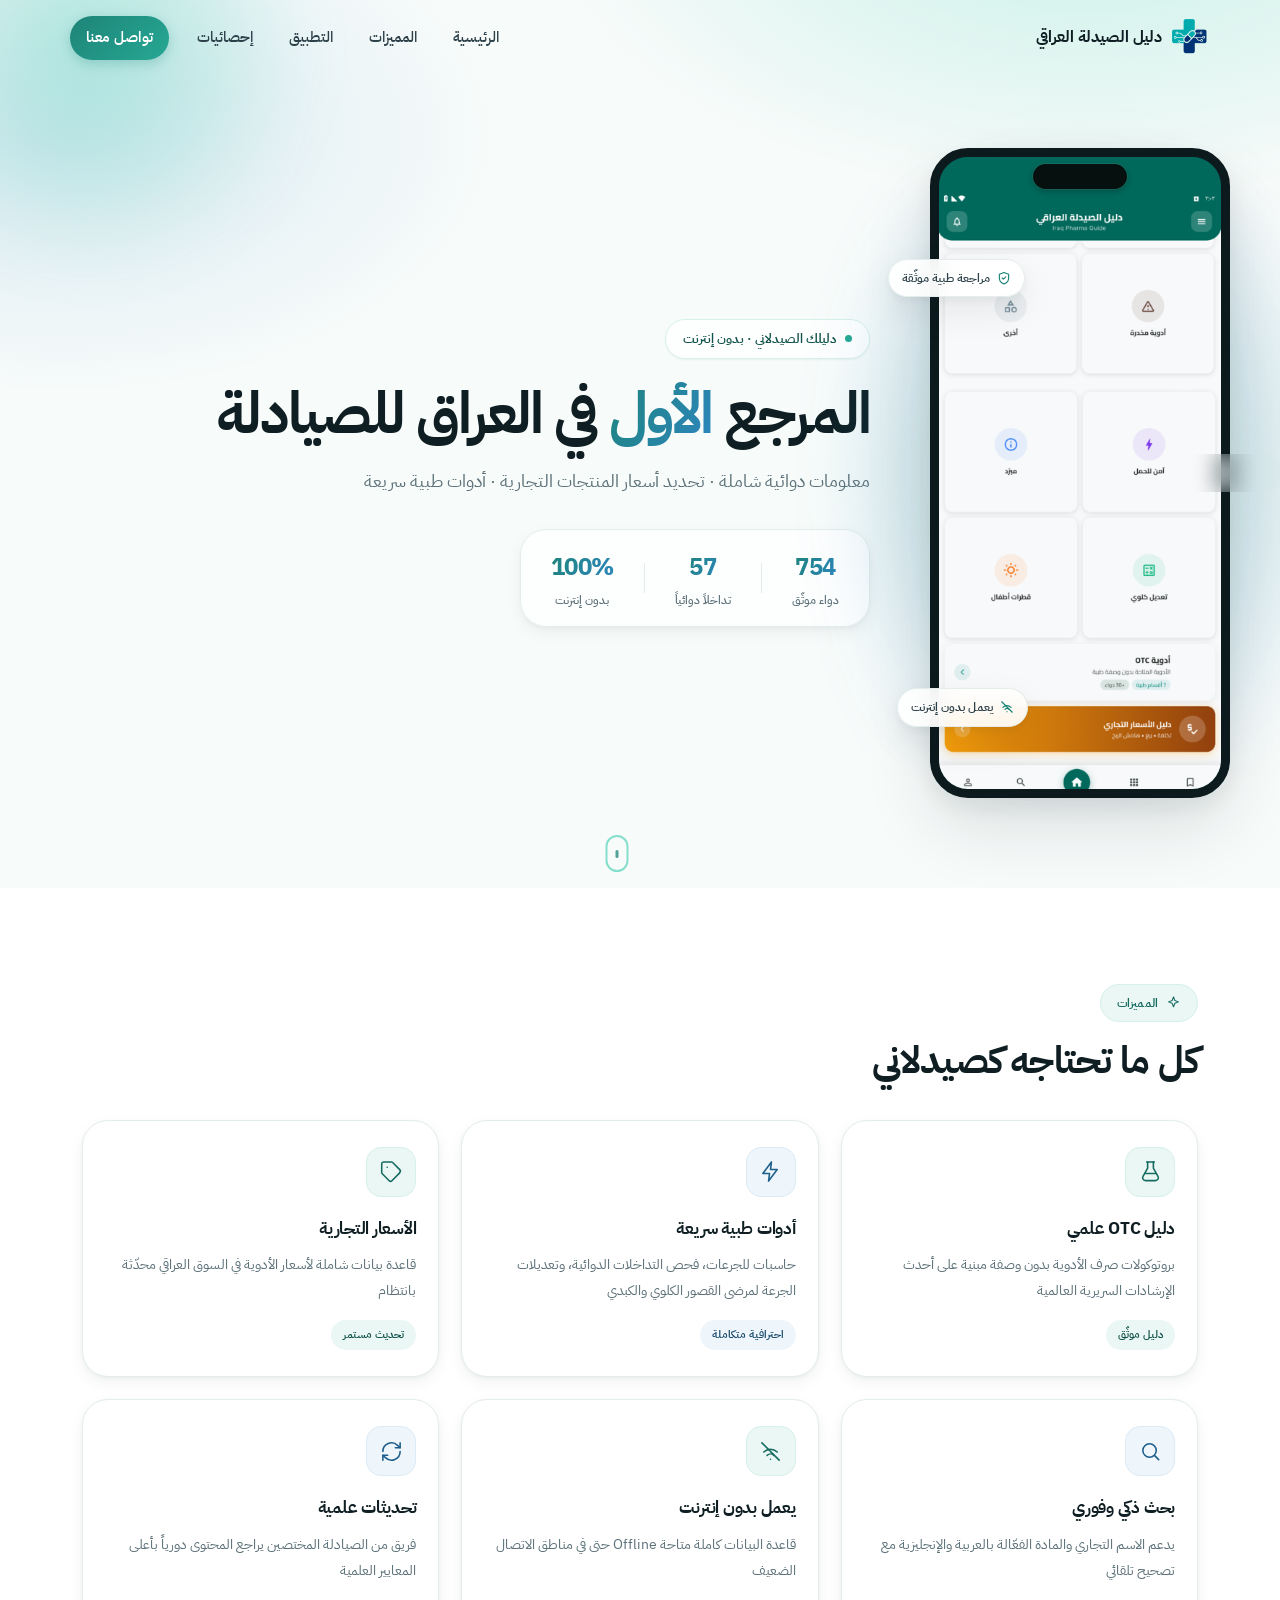
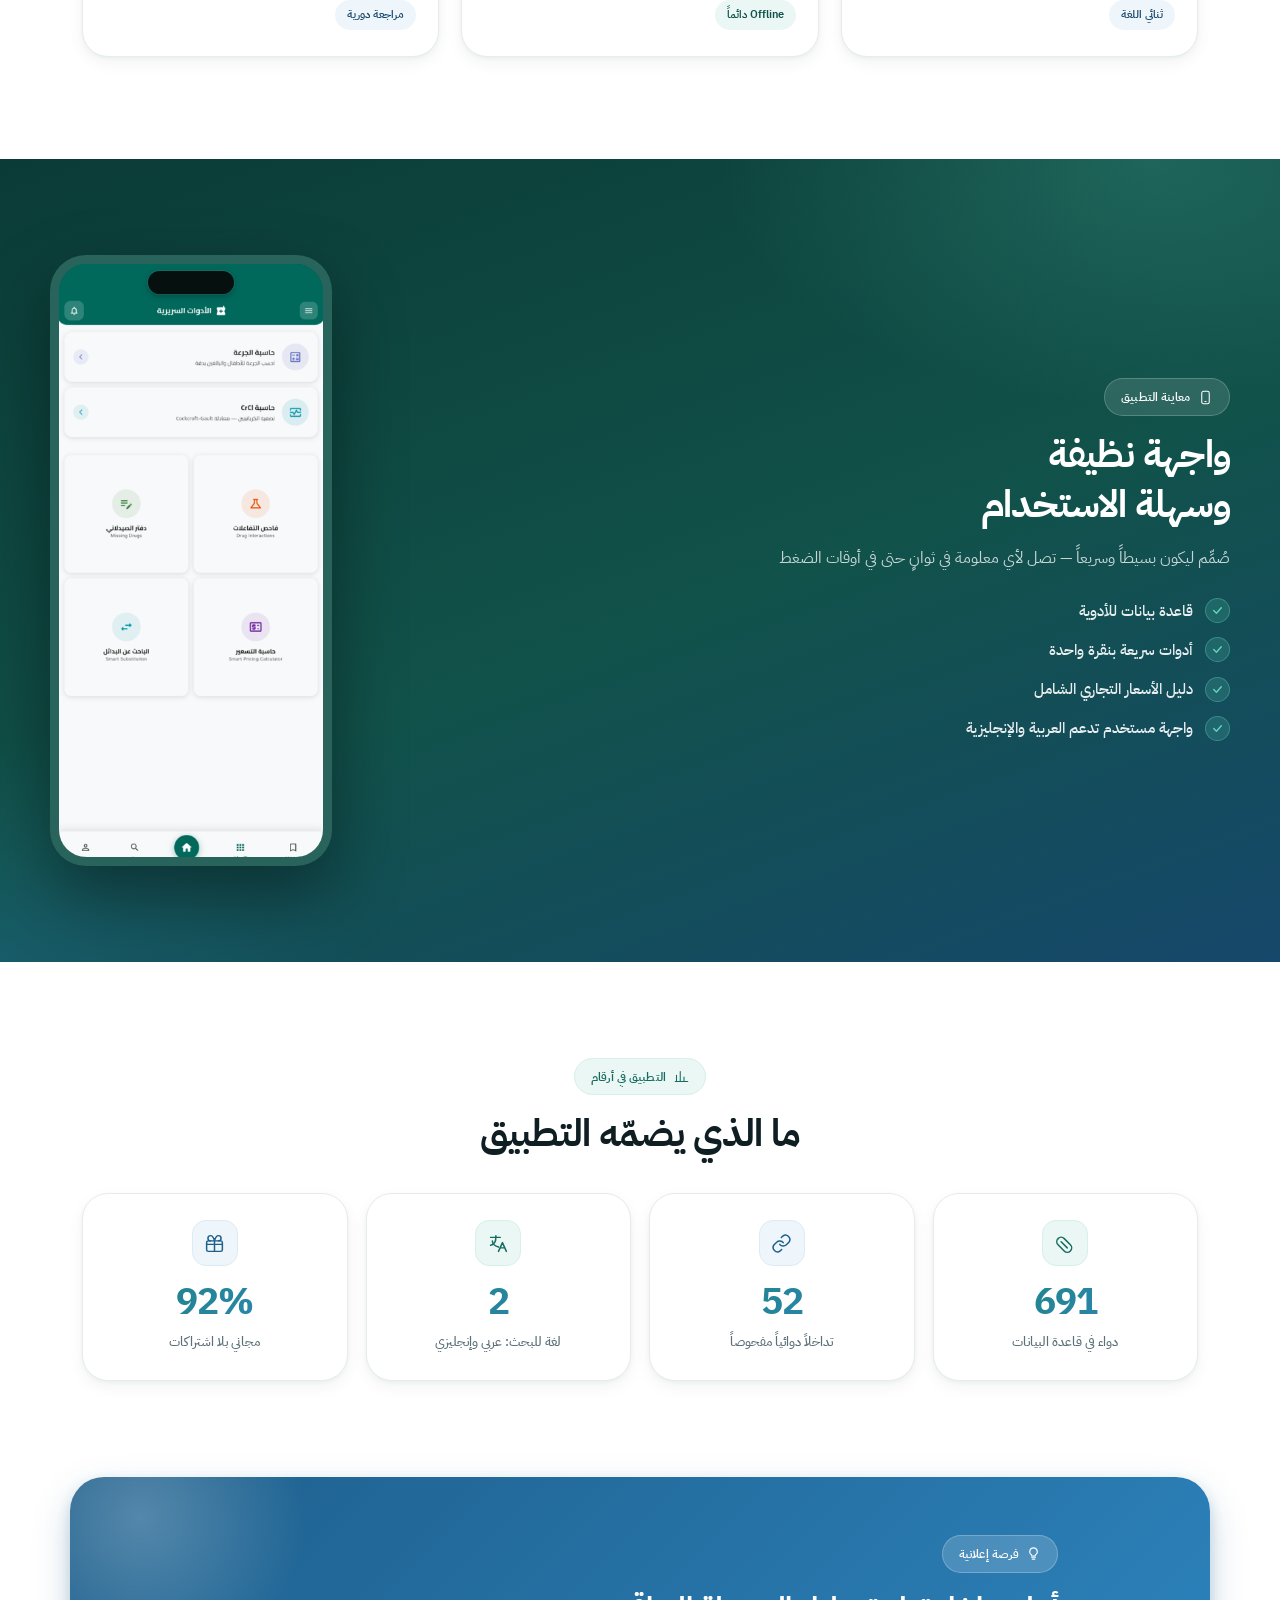
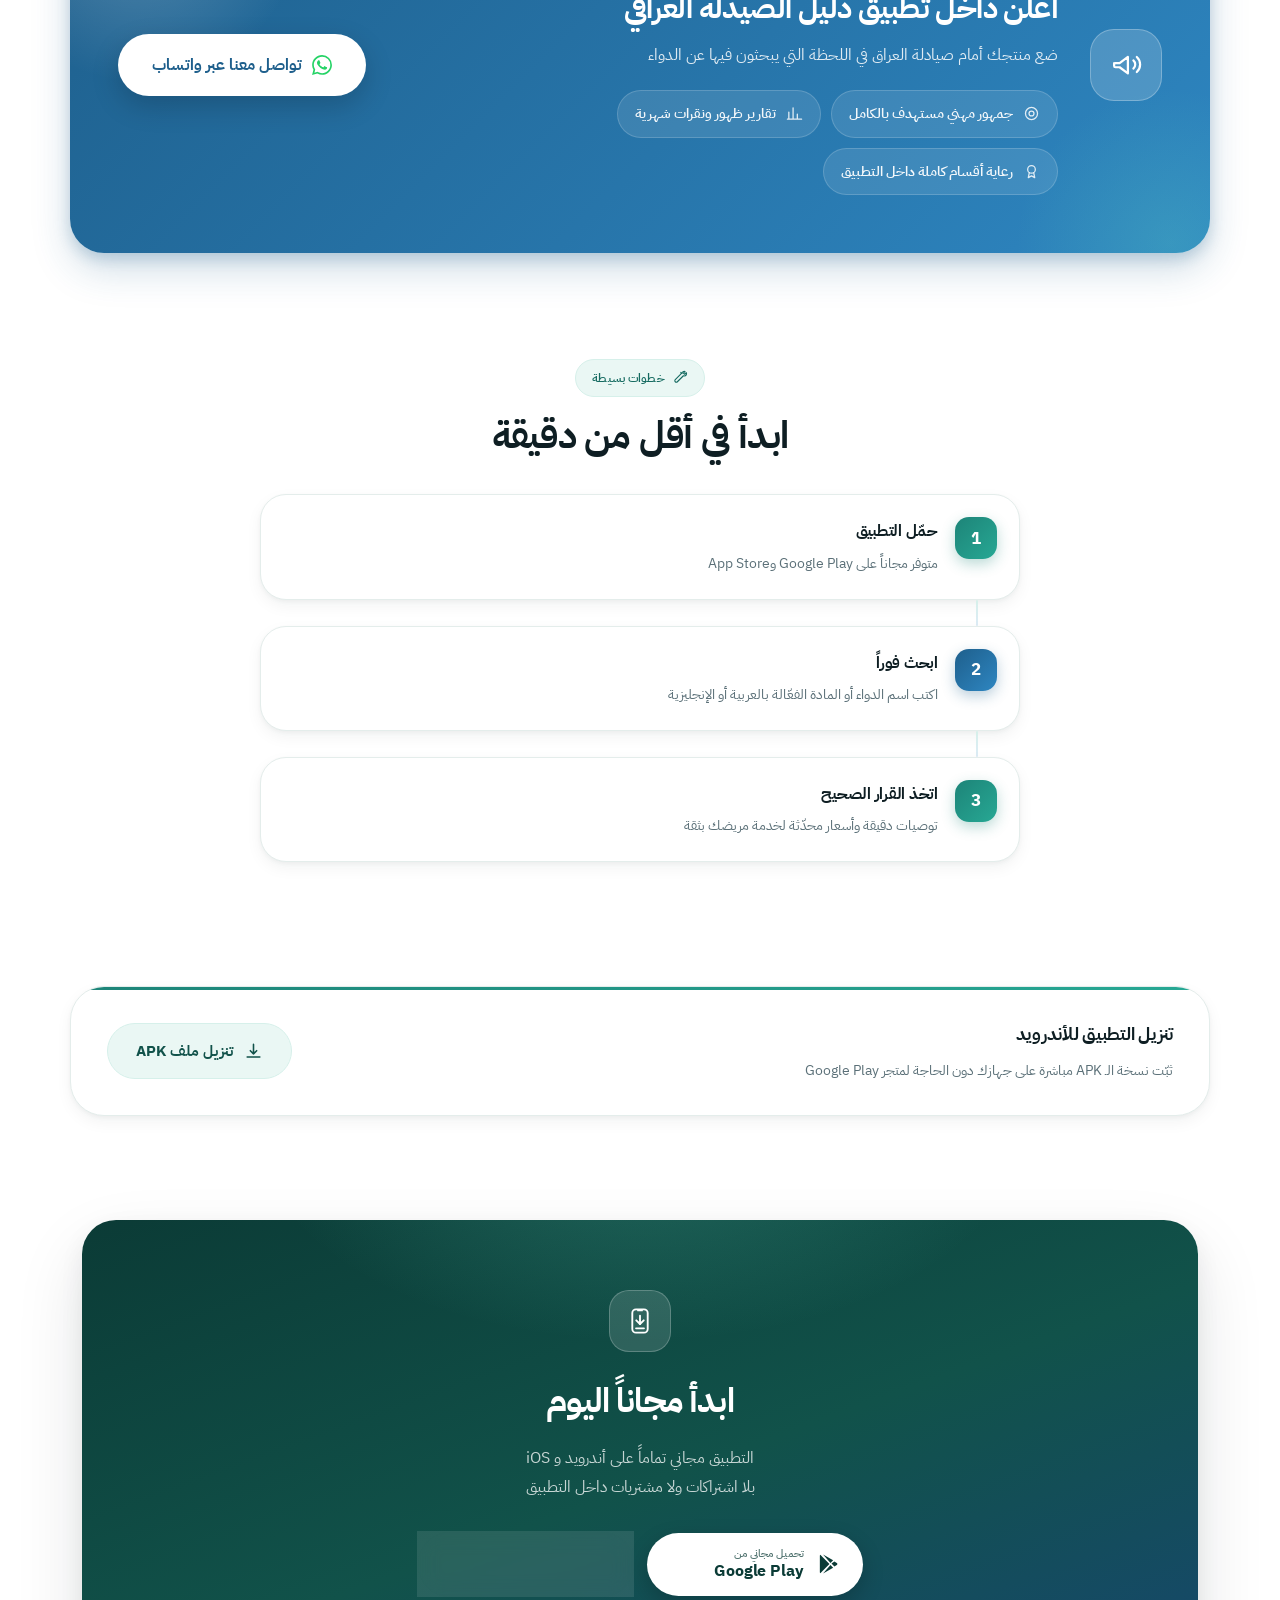
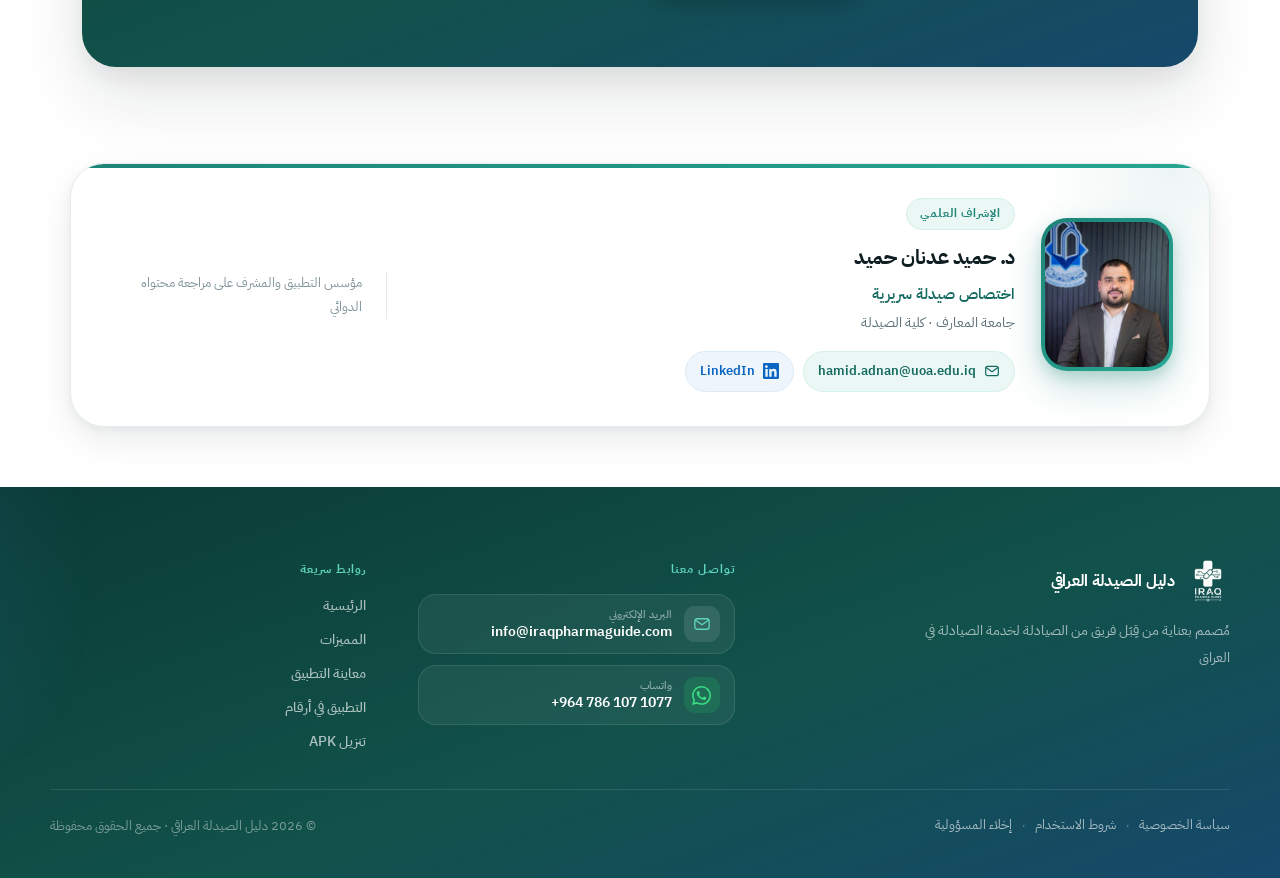
<file: index.html>
<!DOCTYPE html>
<html lang="ar" dir="rtl">
<head>
  <meta charset="UTF-8" />
  <meta name="viewport" content="width=device-width, initial-scale=1.0, viewport-fit=cover" />
  <meta name="theme-color" content="#0B3B36" />
  <meta name="apple-mobile-web-app-capable" content="yes" />
  <meta name="apple-mobile-web-app-status-bar-style" content="black-translucent" />
  <meta name="apple-mobile-web-app-title" content="دليل الصيدلة العراقي" />
  <title>دليل الصيدلة العراقي — المرجع الصيدلاني الموثوق</title>
  <meta name="description" content="تطبيق دليل الصيدلة العراقي: 754 دواء موثّق، فحص التداخلات الدوائية، أدوات سريرية سريعة، وأسعار الأدوية في السوق العراقي. يعمل بدون إنترنت ومجاني بالكامل." />
  <meta property="og:type" content="website" />
  <meta property="og:title" content="دليل الصيدلة العراقي — المرجع الصيدلاني الموثوق" />
  <meta property="og:description" content="754 دواء موثّق · فحص التداخلات الدوائية · أدوات سريرية سريعة · يعمل بدون إنترنت" />
  <meta property="og:image" content="assets/app-screenshot.png" />
  <link rel="icon" href="assets/logo-color.png" type="image/png" />
  <link rel="preconnect" href="https://fonts.googleapis.com" crossorigin />
  <link rel="preconnect" href="https://fonts.gstatic.com" crossorigin />
  <link href="https://fonts.googleapis.com/css2?family=IBM+Plex+Sans+Arabic:wght@300;400;500;600;700&display=swap" rel="stylesheet" />
  <link rel="stylesheet" href="style.css" />
</head>
<body>

  <!-- ══ HEADER ══ -->
  <header id="header">
    <div class="header-inner">

      <a href="#hero" class="logo" aria-label="دليل الصيدلة العراقي">
        <img src="assets/logo-color.png" alt="دليل الصيدلة العراقي" class="logo-img"
          onerror="this.style.display='none';this.nextElementSibling.style.display='grid';" />
        <span class="logo-fallback" style="display:none;">
          <svg viewBox="0 0 24 24" fill="none" stroke="currentColor" stroke-width="1.8" stroke-linecap="round" stroke-linejoin="round" aria-hidden="true"><path d="M10.5 20.5 3.5 13.5a5 5 0 0 1 0-7.07l0 0a5 5 0 0 1 7.07 0l7 7a5 5 0 0 1 0 7.07l0 0a5 5 0 0 1-7.07 0Z"/><path d="m7 10 7 7"/></svg>
        </span>
        <span class="logo-name">دليل الصيدلة العراقي</span>
      </a>

      <nav class="desktop-nav" aria-label="التنقل الرئيسي">
        <a href="#hero">الرئيسية</a>
        <a href="#features">المميزات</a>
        <a href="#app-preview">التطبيق</a>
        <a href="#stats">إحصائيات</a>
        <a href="#contact" class="desk-nav-cta">تواصل معنا</a>
      </nav>

      <button id="menuBtn" class="menu-btn" aria-label="القائمة" aria-expanded="false">
        <span></span><span></span><span></span>
      </button>
    </div>

    <nav id="dropMenu" class="drop-menu" aria-hidden="true">
      <a href="#hero" class="drop-link">
        <svg viewBox="0 0 24 24" aria-hidden="true"><path d="m3 10 9-7 9 7v10a2 2 0 0 1-2 2H5a2 2 0 0 1-2-2Z" stroke-linecap="round" stroke-linejoin="round"/><path d="M9 22V12h6v10" stroke-linecap="round" stroke-linejoin="round"/></svg>
        الرئيسية
      </a>
      <a href="#features" class="drop-link">
        <svg viewBox="0 0 24 24" aria-hidden="true"><path d="M12 3 9.8 8.8 4 11l5.8 2.2L12 19l2.2-5.8L20 11l-5.8-2.2Z" stroke-linecap="round" stroke-linejoin="round"/></svg>
        المميزات
      </a>
      <a href="#app-preview" class="drop-link">
        <svg viewBox="0 0 24 24" aria-hidden="true"><rect x="6" y="2" width="12" height="20" rx="3"/><path d="M11 18.5h2" stroke-linecap="round"/></svg>
        معاينة التطبيق
      </a>
      <a href="#stats" class="drop-link">
        <svg viewBox="0 0 24 24" aria-hidden="true"><path d="M4 20V10M10 20V4M16 20v-7M22 20H2" stroke-linecap="round"/></svg>
        إحصائيات
      </a>
      <a href="#contact" class="drop-link">
        <svg viewBox="0 0 24 24" aria-hidden="true"><rect x="2.5" y="5" width="19" height="14" rx="3"/><path d="m3.5 7 8.5 6 8.5-6" stroke-linecap="round" stroke-linejoin="round"/></svg>
        تواصل معنا
      </a>
    </nav>
  </header>


  <!-- ══ HERO ══ -->
  <section id="hero">
    <div class="hero-bg-blob" aria-hidden="true"></div>
    <div class="hero-content">

      <div class="hero-text">
        <div class="hero-badge reveal">
          <span class="badge-dot"></span>
          دليلك الصيدلاني · بدون إنترنت
        </div>

        <h1 class="hero-title reveal delay-1">
          المرجع <span class="hero-hl">الأول</span>
          في العراق للصيادلة
        </h1>

        <p class="hero-sub reveal delay-2">
          معلومات دوائية شاملة · تحديد أسعار المنتجات التجارية · أدوات طبية سريعة
        </p>

        <div class="hero-stats reveal delay-3">
          <div class="stat"><span class="stat-n">754</span><span class="stat-l">دواء موثّق</span></div>
          <div class="stat-divider" aria-hidden="true"></div>
          <div class="stat"><span class="stat-n">57</span><span class="stat-l">تداخلاً دوائياً</span></div>
          <div class="stat-divider" aria-hidden="true"></div>
          <div class="stat"><span class="stat-n">100%</span><span class="stat-l">بدون إنترنت</span></div>
        </div>
      </div>

      <!-- ★ صورة اللقطة: 390 × 844 px — assets/app-screenshot.png -->
      <div class="mockup-wrap reveal delay-2" aria-label="معاينة التطبيق">
        <div class="mockup-glow" aria-hidden="true"></div>
        <div class="mockup-phone">
          <div class="mockup-status" aria-hidden="true"><span class="mockup-notch"></span></div>
          <img
            src="assets/app-screenshot.png"
            alt="لقطة شاشة من تطبيق دليل الصيدلة العراقي"
            class="mockup-img"
            loading="eager"
            onerror="this.style.display='none';this.parentElement.querySelector('.mockup-placeholder').style.display='flex';"
          />
          <div class="mockup-placeholder" aria-hidden="true">
            <svg viewBox="0 0 24 24" fill="none" stroke="currentColor" stroke-linecap="round" stroke-linejoin="round"><rect x="6" y="2" width="12" height="20" rx="3"/><path d="M11 18.5h2"/></svg>
            <p>ضع لقطة شاشة التطبيق هنا</p>
            <small>assets/app-screenshot.png</small>
          </div>
        </div>
        <div class="chip chip-1" aria-hidden="true">
          <svg viewBox="0 0 24 24" fill="none" stroke="currentColor" stroke-linecap="round" stroke-linejoin="round"><path d="M12 2.5 4 5.5v6c0 5 3.4 9.3 8 10.5 4.6-1.2 8-5.5 8-10.5v-6Z"/><path d="m9 12 2 2 4-4"/></svg>
          مراجعة طبية موثّقة
        </div>
        <div class="chip chip-2" aria-hidden="true">
          <svg viewBox="0 0 24 24" fill="none" stroke="currentColor" stroke-linecap="round" stroke-linejoin="round"><path d="M18 8.5a6 6 0 1 0-12 0c0 6-2.5 7.5-2.5 7.5h17S18 14.5 18 8.5"/><path d="M13.7 20a2 2 0 0 1-3.4 0"/></svg>
          تحديث يومي
        </div>
        <div class="chip chip-3" aria-hidden="true">
          <svg viewBox="0 0 24 24" fill="none" stroke="currentColor" stroke-linecap="round" stroke-linejoin="round"><path d="M5 12.5a10 10 0 0 1 14 0"/><path d="M8.5 16a5 5 0 0 1 7 0"/><path d="M12 20h.01"/><path d="m3 3 18 18"/></svg>
          يعمل بدون إنترنت
        </div>
      </div>

    </div>

    <div class="scroll-hint" aria-hidden="true"><span></span><span></span></div>
  </section>


  <!-- ══ FEATURES ══ -->
  <section id="features" class="section-pad">
    <div class="section-head reveal">
      <div class="section-tag">
        <svg viewBox="0 0 24 24" aria-hidden="true"><path d="M12 3 9.8 8.8 4 11l5.8 2.2L12 19l2.2-5.8L20 11l-5.8-2.2Z" stroke-linecap="round" stroke-linejoin="round"/></svg>
        المميزات
      </div>
      <h2 class="section-title">كل ما تحتاجه كصيدلاني</h2>
    </div>
    <div class="feat-track" id="featTrack" role="list">

      <article class="feat-card" role="listitem">
        <div class="feat-icon">
          <svg viewBox="0 0 24 24" aria-hidden="true"><path d="M9 2v6.5L4.2 17A3 3 0 0 0 6.8 21.5h10.4A3 3 0 0 0 19.8 17L15 8.5V2" stroke-linecap="round" stroke-linejoin="round"/><path d="M8 2h8M6.8 14h10.4" stroke-linecap="round"/></svg>
        </div>
        <h3>دليل OTC علمي</h3>
        <p>بروتوكولات صرف الأدوية بدون وصفة مبنية على أحدث الإرشادات السريرية العالمية</p>
        <span class="feat-tag">دليل موثّق</span>
      </article>

      <article class="feat-card" role="listitem">
        <div class="feat-icon">
          <svg viewBox="0 0 24 24" aria-hidden="true"><path d="M13 2 4 14h7l-1 8 9-12h-7Z" stroke-linecap="round" stroke-linejoin="round"/></svg>
        </div>
        <h3>أدوات طبية سريعة</h3>
        <p>حاسبات للجرعات، فحص التداخلات الدوائية، وتعديلات الجرعة لمرضى القصور الكلوي والكبدي</p>
        <span class="feat-tag">احترافية متكاملة</span>
      </article>

      <article class="feat-card" role="listitem">
        <div class="feat-icon">
          <svg viewBox="0 0 24 24" aria-hidden="true"><path d="M20.6 13.4 12.4 21.6a2 2 0 0 1-2.8 0l-7.2-7.2a2 2 0 0 1-.6-1.4V4a2 2 0 0 1 2-2h8a2 2 0 0 1 1.4.6l7.4 7.4a2 2 0 0 1 0 2.8Z" stroke-linecap="round" stroke-linejoin="round"/><path d="M7.5 7.5h.01" stroke-linecap="round"/></svg>
        </div>
        <h3>الأسعار التجارية</h3>
        <p>قاعدة بيانات شاملة لأسعار الأدوية في السوق العراقي محدّثة بانتظام</p>
        <span class="feat-tag">تحديث مستمر</span>
      </article>

      <article class="feat-card" role="listitem">
        <div class="feat-icon">
          <svg viewBox="0 0 24 24" aria-hidden="true"><circle cx="11" cy="11" r="7"/><path d="m20.5 20.5-4.4-4.4" stroke-linecap="round"/></svg>
        </div>
        <h3>بحث ذكي وفوري</h3>
        <p>يدعم الاسم التجاري والمادة الفعّالة بالعربية والإنجليزية مع تصحيح تلقائي</p>
        <span class="feat-tag">ثنائي اللغة</span>
      </article>

      <article class="feat-card" role="listitem">
        <div class="feat-icon">
          <svg viewBox="0 0 24 24" aria-hidden="true"><path d="M5 12.5a10 10 0 0 1 14 0M8.5 16a5 5 0 0 1 7 0M12 20h.01m-9-17 18 18" stroke-linecap="round" stroke-linejoin="round"/></svg>
        </div>
        <h3>يعمل بدون إنترنت</h3>
        <p>قاعدة البيانات كاملة متاحة Offline حتى في مناطق الاتصال الضعيف</p>
        <span class="feat-tag">Offline دائماً</span>
      </article>

      <article class="feat-card" role="listitem">
        <div class="feat-icon">
          <svg viewBox="0 0 24 24" aria-hidden="true"><path d="M3 12a9 9 0 0 1 15.3-6.4L21 8" stroke-linecap="round" stroke-linejoin="round"/><path d="M21 3v5h-5" stroke-linecap="round" stroke-linejoin="round"/><path d="M21 12a9 9 0 0 1-15.3 6.4L3 16" stroke-linecap="round" stroke-linejoin="round"/><path d="M3 21v-5h5" stroke-linecap="round" stroke-linejoin="round"/></svg>
        </div>
        <h3>تحديثات علمية</h3>
        <p>فريق من الصيادلة المختصين يراجع المحتوى دورياً بأعلى المعايير العلمية</p>
        <span class="feat-tag">مراجعة دورية</span>
      </article>

    </div>
    <div class="feat-dots" id="featDots" aria-hidden="true">
      <span class="fdot active"></span><span class="fdot"></span>
      <span class="fdot"></span><span class="fdot"></span>
      <span class="fdot"></span><span class="fdot"></span>
    </div>
  </section>


  <!-- ══ APP PREVIEW ══ -->
  <section id="app-preview" class="section-pad preview-section">
    <div class="preview-inner">
      <div class="preview-text reveal">
        <div class="section-tag">
          <svg viewBox="0 0 24 24" aria-hidden="true"><rect x="6" y="2" width="12" height="20" rx="3"/><path d="M11 18.5h2" stroke-linecap="round"/></svg>
          معاينة التطبيق
        </div>
        <h2 class="section-title">واجهة نظيفة<br/>وسهلة الاستخدام</h2>
        <p class="preview-sub">صُمِّم ليكون بسيطاً وسريعاً — تصل لأي معلومة في ثوانٍ حتى في أوقات الضغط</p>
        <ul class="preview-list">
          <li><span class="check"><svg viewBox="0 0 24 24" fill="none" stroke="currentColor" stroke-linecap="round" stroke-linejoin="round"><path d="m5 12 5 5L19 7"/></svg></span> قاعدة بيانات للأدوية</li>
          <li><span class="check"><svg viewBox="0 0 24 24" fill="none" stroke="currentColor" stroke-linecap="round" stroke-linejoin="round"><path d="m5 12 5 5L19 7"/></svg></span> أدوات سريعة بنقرة واحدة</li>
          <li><span class="check"><svg viewBox="0 0 24 24" fill="none" stroke="currentColor" stroke-linecap="round" stroke-linejoin="round"><path d="m5 12 5 5L19 7"/></svg></span> دليل الأسعار التجاري الشامل</li>
          <li><span class="check"><svg viewBox="0 0 24 24" fill="none" stroke="currentColor" stroke-linecap="round" stroke-linejoin="round"><path d="m5 12 5 5L19 7"/></svg></span> واجهة مستخدم تدعم العربية والإنجليزية</li>
        </ul>
      </div>
      <!-- ★ الصورة الثانية: 390 × 844 px — assets/app-screenshot-2.png -->
      <div class="preview-phone-wrap reveal delay-2">
        <div class="preview-phone">
          <div class="preview-status" aria-hidden="true"><span class="preview-notch"></span></div>
          <img src="assets/app-screenshot-2.png" alt="واجهة التطبيق - شاشة ثانية" class="preview-img" loading="lazy"
            onerror="this.style.display='none';this.parentElement.style.background='#11524A';" />
        </div>
      </div>
    </div>
  </section>


  <!-- ══ STATS ══ -->
  <section id="stats" class="section-pad">
    <div class="section-head text-c reveal">
      <div class="section-tag">
        <svg viewBox="0 0 24 24" aria-hidden="true"><path d="M4 20V10M10 20V4M16 20v-7M22 20H2" stroke-linecap="round"/></svg>
        التطبيق في أرقام
      </div>
      <h2 class="section-title">ما الذي يضمّه التطبيق</h2>
    </div>
    <div class="stats-grid">
      <div class="stat-card reveal delay-1">
        <span class="stat-icon">
          <svg viewBox="0 0 24 24" aria-hidden="true"><path d="M10.5 20.5 3.5 13.5a5 5 0 0 1 0-7.07a5 5 0 0 1 7.07 0l7 7a5 5 0 0 1 0 7.07a5 5 0 0 1-7.07 0Z" stroke-linecap="round" stroke-linejoin="round"/><path d="m7 10 7 7" stroke-linecap="round"/></svg>
        </span>
        <span class="stat-big" data-count="754" data-suffix="">0</span>
        <span class="stat-desc">دواء في قاعدة البيانات</span>
      </div>
      <div class="stat-card reveal delay-2">
        <span class="stat-icon">
          <svg viewBox="0 0 24 24" aria-hidden="true"><path d="M10 13a5 5 0 0 0 7.5.5l3-3a5 5 0 0 0-7-7l-1.7 1.7" stroke-linecap="round" stroke-linejoin="round"/><path d="M14 11a5 5 0 0 0-7.5-.5l-3 3a5 5 0 0 0 7 7l1.7-1.7" stroke-linecap="round" stroke-linejoin="round"/></svg>
        </span>
        <span class="stat-big" data-count="57" data-suffix="">0</span>
        <span class="stat-desc">تداخلاً دوائياً مفحوصاً</span>
      </div>
      <div class="stat-card reveal delay-3">
        <span class="stat-icon">
          <svg viewBox="0 0 24 24" aria-hidden="true"><path d="M3 5h11M9 3v2c0 5-2.5 8-6 9" stroke-linecap="round" stroke-linejoin="round"/><path d="M5 9c0 3 2.5 5.5 7 7" stroke-linecap="round" stroke-linejoin="round"/><path d="m12 21 4.5-10L21 21M14 17h5" stroke-linecap="round" stroke-linejoin="round"/></svg>
        </span>
        <span class="stat-big" data-count="2" data-suffix="">0</span>
        <span class="stat-desc">لغة للبحث: عربي وإنجليزي</span>
      </div>
      <div class="stat-card reveal delay-4">
        <span class="stat-icon">
          <svg viewBox="0 0 24 24" aria-hidden="true"><rect x="3" y="9" width="18" height="12" rx="2"/><path d="M12 9v12M3 13h18" stroke-linecap="round"/><path d="M12 9S10.5 3 7.5 3a2.5 2.5 0 0 0 0 6M12 9s1.5-6 4.5-6a2.5 2.5 0 0 1 0 6" stroke-linecap="round" stroke-linejoin="round"/></svg>
        </span>
        <span class="stat-big" data-count="100" data-suffix="%">0</span>
        <span class="stat-desc">مجاني بلا اشتراكات</span>
      </div>
    </div>
  </section>


  <!-- ══ ADVERTISE BANNER ══ -->
  <section id="advertise" class="ads-banner reveal">
    <div class="ads-inner">
      <div class="ads-icon-wrap">
        <div class="ads-icon">
          <svg viewBox="0 0 24 24" fill="none" stroke="currentColor" stroke-linecap="round" stroke-linejoin="round" aria-hidden="true"><path d="M3 11v2a1 1 0 0 0 1 1h3l6 4.5V6.5L7 11H4a1 1 0 0 0-1 1Z"/><path d="M17 9a4 4 0 0 1 0 6"/><path d="M19.5 6.5a7.5 7.5 0 0 1 0 11"/></svg>
        </div>
      </div>
      <div class="ads-text">
        <div class="ads-tag">
          <svg viewBox="0 0 24 24" fill="none" stroke="currentColor" stroke-linecap="round" stroke-linejoin="round" aria-hidden="true"><path d="M9 18h6M10 21h4"/><path d="M12 3a6 6 0 0 0-3.5 10.9c.5.4.8 1 .8 1.6V16h5.4v-.5c0-.6.3-1.2.8-1.6A6 6 0 0 0 12 3Z"/></svg>
          فرصة إعلانية
        </div>
        <h3>أعلن داخل تطبيق دليل الصيدلة العراقي</h3>
        <p>ضع منتجك أمام صيادلة العراق في اللحظة التي يبحثون فيها عن الدواء</p>

        <ul class="ads-points">
          <li>
            <svg viewBox="0 0 24 24" fill="none" stroke="currentColor" stroke-linecap="round" stroke-linejoin="round" aria-hidden="true"><circle cx="12" cy="12" r="8.5"/><circle cx="12" cy="12" r="3.5"/></svg>
            جمهور مهني مستهدف بالكامل
          </li>
          <li>
            <svg viewBox="0 0 24 24" fill="none" stroke="currentColor" stroke-linecap="round" stroke-linejoin="round" aria-hidden="true"><path d="M4 20V10M10 20V4M16 20v-7M22 20H2"/></svg>
            تقارير ظهور ونقرات شهرية
          </li>
          <li>
            <svg viewBox="0 0 24 24" fill="none" stroke="currentColor" stroke-linecap="round" stroke-linejoin="round" aria-hidden="true"><circle cx="12" cy="9" r="5.4"/><path d="m8.9 13.5-1.4 7.1 4.5-2.5 4.5 2.5-1.4-7.1"/></svg>
            رعاية أقسام كاملة داخل التطبيق
          </li>
        </ul>
      </div>
      <!-- ★ واتساب الإعلانات — نفس رقم "تواصل معنا" في الفوتر -->
      <a href="https://wa.me/9647861071077?text=%D9%85%D8%B1%D8%AD%D8%A8%D8%A7%D9%8B%D8%8C%20%D8%A3%D8%B1%D8%BA%D8%A8%20%D8%A8%D8%A7%D9%84%D8%A7%D8%B3%D8%AA%D9%81%D8%B3%D8%A7%D8%B1%20%D8%B9%D9%86%20%D8%A7%D9%84%D8%A5%D8%B9%D9%84%D8%A7%D9%86%20%D9%88%D8%A7%D9%84%D8%B1%D8%B9%D8%A7%D9%8A%D8%A9%20%D8%AF%D8%A7%D8%AE%D9%84%20%D8%AA%D8%B7%D8%A8%D9%8A%D9%82%20%D8%AF%D9%84%D9%8A%D9%84%20%D8%A7%D9%84%D8%B5%D9%8A%D8%AF%D9%84%D8%A9%20%D8%A7%D9%84%D8%B9%D8%B1%D8%A7%D9%82%D9%8A"
         target="_blank" rel="noopener" class="ads-cta" id="ads-contact-btn"
         aria-label="تواصل معنا عبر واتساب بخصوص الإعلان">
        <span class="ads-cta-icon">
          <svg viewBox="0 0 24 24" fill="currentColor" aria-hidden="true"><path d="M17.472 14.382c-.297-.149-1.758-.867-2.03-.967-.273-.099-.471-.148-.67.15-.197.297-.767.966-.94 1.164-.173.199-.347.223-.644.075-.297-.15-1.255-.463-2.39-1.475-.883-.788-1.48-1.761-1.653-2.059-.173-.297-.018-.458.13-.606.134-.133.298-.347.446-.52.149-.174.198-.298.298-.497.099-.198.05-.371-.025-.52-.075-.149-.669-1.612-.916-2.207-.242-.579-.487-.5-.669-.51-.173-.008-.371-.01-.57-.01-.198 0-.52.074-.792.372-.272.297-1.04 1.016-1.04 2.479 0 1.462 1.065 2.875 1.213 3.074.149.198 2.096 3.2 5.077 4.487.709.306 1.262.489 1.694.625.712.227 1.36.195 1.871.118.571-.085 1.758-.719 2.006-1.413.248-.694.248-1.289.173-1.413-.074-.124-.272-.198-.57-.347m-5.421 7.403h-.004a9.87 9.87 0 0 1-5.031-1.378l-.361-.214-3.741.982.998-3.648-.235-.374a9.86 9.86 0 0 1-1.51-5.26c.001-5.45 4.436-9.884 9.888-9.884 2.64 0 5.122 1.03 6.988 2.898a9.825 9.825 0 0 1 2.893 6.994c-.003 5.45-4.437 9.884-9.885 9.884m8.413-18.297A11.815 11.815 0 0 0 12.05 0C5.495 0 .16 5.335.157 11.892c0 2.096.547 4.142 1.588 5.945L.057 24l6.305-1.654a11.882 11.882 0 0 0 5.683 1.448h.005c6.554 0 11.89-5.335 11.893-11.893a11.821 11.821 0 0 0-3.48-8.413z"/></svg>
        </span>
        تواصل معنا عبر واتساب
      </a>
    </div>
  </section>


  <!-- ══ HOW IT WORKS ══ -->
  <section id="how" class="section-pad how-section">
    <div class="section-head text-c reveal">
      <div class="section-tag">
        <svg viewBox="0 0 24 24" aria-hidden="true"><path d="M14.5 5.5a3.5 3.5 0 0 1 4.8-3.2l-2.6 2.6 1.9 1.9 2.6-2.6A3.5 3.5 0 0 1 18 9.5a3.5 3.5 0 0 1-1.4-.3L7 18.8a2.4 2.4 0 1 1-3.4-3.4l9.6-9.6a3.5 3.5 0 0 1-.7-2.1Z" stroke-linecap="round" stroke-linejoin="round"/></svg>
        خطوات بسيطة
      </div>
      <h2 class="section-title">ابدأ في أقل من دقيقة</h2>
    </div>
    <div class="steps-list">
      <div class="step reveal delay-1">
        <div class="step-num">1</div>
        <div class="step-body">
          <h3>حمّل التطبيق</h3>
          <p>متوفر مجاناً على Google Play وApp Store</p>
        </div>
      </div>
      <div class="step-connector" aria-hidden="true"></div>
      <div class="step reveal delay-2">
        <div class="step-num">2</div>
        <div class="step-body">
          <h3>ابحث فوراً</h3>
          <p>اكتب اسم الدواء أو المادة الفعّالة بالعربية أو الإنجليزية</p>
        </div>
      </div>
      <div class="step-connector" aria-hidden="true"></div>
      <div class="step reveal delay-3">
        <div class="step-num">3</div>
        <div class="step-body">
          <h3>اتخذ القرار الصحيح</h3>
          <p>توصيات دقيقة وأسعار محدّثة لخدمة مريضك بثقة</p>
        </div>
      </div>
    </div>
  </section>


  <!-- ══ DIRECT APK DOWNLOAD ══ -->
  <section id="apk-download" class="apk-section reveal">
    <div class="apk-card">
      <div class="apk-text">
        <h3>تنزيل التطبيق للأندرويد</h3>
        <p>ثبّت نسخة الـ APK مباشرة على جهازك دون الحاجة لمتجر Google Play</p>
      </div>

      <a href="https://github.com/urmuqa/iraq-pharma-guide/releases/download/v2.3.0/IraqPharmaGuide-2.3.0.apk"
         id="apk-dl-btn"
         class="apk-dl-btn"
         download="IraqPharmaGuide-2.3.0.apk"
         aria-label="تحميل تطبيق دليل الصيدلة العراقي لأندرويد">
        <span class="apk-dl-icon">
          <svg viewBox="0 0 24 24" fill="none" stroke="currentColor" stroke-width="2" stroke-linecap="round" stroke-linejoin="round" aria-hidden="true">
            <path d="M12 3v12m0 0-4-4m4 4 4-4"/><path d="M4 19h16"/>
          </svg>
        </span>
        <span class="apk-dl-txt">تنزيل ملف APK</span>
      </a>
    </div>
  </section>


  <!-- ══ DOWNLOAD CTA ══ -->
  <section id="download" class="section-pad dl-section">
    <div class="dl-card reveal">
      <div class="dl-emoji">
        <svg viewBox="0 0 24 24" fill="none" stroke="currentColor" stroke-linecap="round" stroke-linejoin="round" aria-hidden="true">
          <rect x="5.4" y="2" width="13.2" height="20" rx="3.2"/>
          <path d="M10.3 2.9h3.4"/>
          <path d="M12 7.4v7.2"/>
          <path d="m8.8 11.4 3.2 3.2 3.2-3.2"/>
          <path d="M8.6 18.3h6.8"/>
        </svg>
      </div>
      <h2 class="dl-title">ابدأ مجاناً اليوم</h2>
      <p class="dl-sub">
        التطبيق مجاني تماماً على أندرويد و iOS<br/>
        بلا اشتراكات ولا مشتريات داخل التطبيق
      </p>
      <div class="dl-btns">
        <a href="https://play.google.com/store/apps/details?id=com.iraqpharmaguide.app" target="_blank" rel="noopener" id="dl-gplay" class="dl-btn dl-btn-primary">
          <span class="dl-icon">
            <svg viewBox="0 0 24 24" fill="currentColor" aria-hidden="true"><path d="M3.6 1.8a1.5 1.5 0 0 0-.5 1.1v18.2c0 .45.19.86.5 1.1l10-10.2-10-10.2zm11.1 11.3 2.9 2.9-11 6.3 8.1-9.2zm0-2.2L6.6 1.7l11 6.3-2.9 2.9zM19 9.4l2.6 1.5c.9.5.9 1.7 0 2.2L19 14.6l-3.2-3.2L19 9.4z"/></svg>
          </span>
          <span class="dl-txt"><small>تحميل مجاني من</small><strong>Google Play</strong></span>
        </a>
        <a href="https://apps.apple.com/app/id6800479716" target="_blank" rel="noopener" id="dl-appstore" class="dl-btn dl-btn-secondary">
          <span class="dl-icon">
            <svg viewBox="0 0 24 24" fill="currentColor" aria-hidden="true"><path d="M16.4 12.7c0-2.3 1.9-3.4 2-3.5-1.1-1.6-2.8-1.8-3.4-1.8-1.4-.15-2.8.85-3.5.85-.7 0-1.85-.83-3.05-.8-1.55.02-3 .9-3.8 2.3-1.65 2.85-.42 7.05 1.17 9.35.78 1.13 1.7 2.4 2.9 2.35 1.17-.05 1.6-.75 3.02-.75 1.4 0 1.8.75 3.03.73 1.25-.02 2.05-1.15 2.8-2.28.9-1.3 1.27-2.57 1.28-2.64-.03-.01-2.45-.94-2.47-3.74zM14.1 5.5c.63-.78 1.06-1.85.94-2.93-.9.04-2.02.6-2.68 1.38-.58.68-1.1 1.78-.96 2.83 1.01.08 2.05-.51 2.7-1.28z"/></svg>
          </span>
          <span class="dl-txt"><small>متوفر على</small><strong>App Store</strong></span>
        </a>
      </div>
    </div>
  </section>


  <!-- ══ FOOTER ══ -->
  <!-- ══ FOUNDER / SUPERVISION ══ -->
  <section id="founder" class="founder-section reveal">
    <div class="founder-card">
      <div class="founder-avatar">
        <img src="assets/founder.jpg" alt="د. حميد عدنان حميد" width="600" height="701" loading="lazy" />
      </div>
      <div class="founder-body">
        <div class="founder-tag">الإشراف العلمي</div>
        <h3 class="founder-name">د. حميد عدنان حميد</h3>
        <p class="founder-role">اختصاص صيدلة سريرية</p>
        <p class="founder-org">جامعة المعارف · كلية الصيدلة</p>

        <div class="founder-links">
          <a href="mailto:hamid.adnan@uoa.edu.iq" class="founder-link">
            <svg viewBox="0 0 24 24" fill="none" stroke="currentColor" stroke-linecap="round" stroke-linejoin="round" aria-hidden="true"><rect x="2.5" y="5" width="19" height="14" rx="3"/><path d="m3.5 7 8.5 6 8.5-6"/></svg>
            <span dir="ltr">hamid.adnan@uoa.edu.iq</span>
          </a>
          <a href="https://www.linkedin.com/in/dr-hameed-adnan-402056438" target="_blank" rel="noopener" class="founder-link founder-link-li">
            <svg viewBox="0 0 24 24" fill="currentColor" aria-hidden="true"><path d="M20.45 20.45h-3.56v-5.57c0-1.33-.03-3.04-1.85-3.04-1.86 0-2.14 1.45-2.14 2.94v5.67H9.35V9h3.41v1.56h.05a3.74 3.74 0 0 1 3.37-1.85c3.6 0 4.27 2.37 4.27 5.46zM5.34 7.43a2.07 2.07 0 1 1 0-4.13 2.07 2.07 0 0 1 0 4.13M7.12 20.45H3.55V9h3.57zM22.22 0H1.77C.79 0 0 .77 0 1.73v20.54C0 23.22.79 24 1.77 24h20.45c.98 0 1.78-.78 1.78-1.73V1.73C24 .77 23.2 0 22.22 0"/></svg>
            LinkedIn
          </a>
        </div>
      </div>
      <p class="founder-note">
        مؤسس التطبيق والمشرف على مراجعة محتواه الدوائي
      </p>
    </div>
  </section>


  <footer id="contact">
    <div class="footer-grid">

      <div class="footer-brand">
        <div class="footer-logo-wrap">
          <img src="assets/logo.png" alt="دليل الصيدلة العراقي" class="footer-logo-img"
            onerror="this.style.display='none';this.nextElementSibling.style.display='block';" />
          <span class="footer-logo-fb" style="display:none;">دليل الصيدلة العراقي</span>
          <span class="footer-logo-name">دليل الصيدلة العراقي</span>
        </div>
        <p class="footer-desc">
          مُصمم بعناية من قِبَل فريق من الصيادلة لخدمة الصيادلة في العراق
        </p>
      </div>

      <div>
        <div class="footer-col-title">تواصل معنا</div>
        <div class="footer-contact">
          <a href="mailto:info@iraqpharmaguide.com" class="contact-row">
            <span class="c-icon email-icon">
              <svg viewBox="0 0 24 24" fill="none" stroke="currentColor" stroke-linecap="round" stroke-linejoin="round" aria-hidden="true"><rect x="2.5" y="5" width="19" height="14" rx="3"/><path d="m3.5 7 8.5 6 8.5-6"/></svg>
            </span>
            <span class="c-info">
              <small>البريد الإلكتروني</small>
              <span>info@iraqpharmaguide.com</span>
            </span>
          </a>

          <!-- ★ WhatsApp — غيّر الرقم 9647861071077 عند الحاجة -->
          <a href="https://wa.me/9647861071077" target="_blank" rel="noopener" class="contact-row">
            <span class="c-icon wa-icon">
              <svg xmlns="http://www.w3.org/2000/svg" viewBox="0 0 24 24" fill="currentColor" aria-hidden="true">
                <path d="M17.472 14.382c-.297-.149-1.758-.867-2.03-.967-.273-.099-.471-.148-.67.15-.197.297-.767.966-.94 1.164-.173.199-.347.223-.644.075-.297-.15-1.255-.463-2.39-1.475-.883-.788-1.48-1.761-1.653-2.059-.173-.297-.018-.458.13-.606.134-.133.298-.347.446-.52.149-.174.198-.298.298-.497.099-.198.05-.371-.025-.52-.075-.149-.669-1.612-.916-2.207-.242-.579-.487-.5-.669-.51-.173-.008-.371-.01-.57-.01-.198 0-.52.074-.792.372-.272.297-1.04 1.016-1.04 2.479 0 1.462 1.065 2.875 1.213 3.074.149.198 2.096 3.2 5.077 4.487.709.306 1.262.489 1.694.625.712.227 1.36.195 1.871.118.571-.085 1.758-.719 2.006-1.413.248-.694.248-1.289.173-1.413-.074-.124-.272-.198-.57-.347m-5.421 7.403h-.004a9.87 9.87 0 01-5.031-1.378l-.361-.214-3.741.982.998-3.648-.235-.374a9.86 9.86 0 01-1.51-5.26c.001-5.45 4.436-9.884 9.888-9.884 2.64 0 5.122 1.03 6.988 2.898a9.825 9.825 0 012.893 6.994c-.003 5.45-4.437 9.884-9.885 9.884m8.413-18.297A11.815 11.815 0 0012.05 0C5.495 0 .16 5.335.157 11.892c0 2.096.547 4.142 1.588 5.945L.057 24l6.305-1.654a11.882 11.882 0 005.683 1.448h.005c6.554 0 11.89-5.335 11.893-11.893a11.821 11.821 0 00-3.48-8.413z"/>
              </svg>
            </span>
            <span class="c-info">
              <small>واتساب</small>
              <span dir="ltr">+964 786 107 1077</span>
            </span>
          </a>
        </div>
      </div>

      <div>
        <div class="footer-col-title">روابط سريعة</div>
        <nav class="footer-nav" aria-label="روابط الموقع">
          <a href="#hero">الرئيسية</a>
          <a href="#features">المميزات</a>
          <a href="#app-preview">معاينة التطبيق</a>
          <a href="#stats">التطبيق في أرقام</a>
          <a href="#apk-download">تنزيل APK</a>
        </nav>
      </div>

    </div>

    <div class="footer-bottom">
      <div class="footer-legal">
        <a href="./privacy-policy" id="fp-privacy">سياسة الخصوصية</a>
        <span aria-hidden="true">·</span>
        <a href="./terms" id="fp-terms">شروط الاستخدام</a>
        <span aria-hidden="true">·</span>
        <a href="./disclaimer" id="fp-disclaimer">إخلاء المسؤولية</a>
      </div>

      <p class="footer-copy">
        &copy; <span id="yr"></span> دليل الصيدلة العراقي · جميع الحقوق محفوظة
      </p>
    </div>
  </footer>


  <!-- ══ STICKY BOTTOM BAR ══ -->
  <div id="stickyBar" class="sticky-bar">
    <a href="https://play.google.com/store/apps/details?id=com.iraqpharmaguide.app" target="_blank" rel="noopener" id="sb-gplay" class="sb-btn sb-primary">
      <span class="sb-icon">
        <svg viewBox="0 0 24 24" fill="currentColor" aria-hidden="true"><path d="M3.6 1.8a1.5 1.5 0 0 0-.5 1.1v18.2c0 .45.19.86.5 1.1l10-10.2-10-10.2zm11.1 11.3 2.9 2.9-11 6.3 8.1-9.2zm0-2.2L6.6 1.7l11 6.3-2.9 2.9zM19 9.4l2.6 1.5c.9.5.9 1.7 0 2.2L19 14.6l-3.2-3.2L19 9.4z"/></svg>
      </span>
      <span class="sb-txt"><small>Google Play</small><strong>تحميل مجاني</strong></span>
    </a>
    <a href="https://apps.apple.com/app/id6800479716" target="_blank" rel="noopener" id="sb-appstore" class="sb-btn sb-secondary">
      <span class="sb-icon">
        <svg viewBox="0 0 24 24" fill="currentColor" aria-hidden="true"><path d="M16.4 12.7c0-2.3 1.9-3.4 2-3.5-1.1-1.6-2.8-1.8-3.4-1.8-1.4-.15-2.8.85-3.5.85-.7 0-1.85-.83-3.05-.8-1.55.02-3 .9-3.8 2.3-1.65 2.85-.42 7.05 1.17 9.35.78 1.13 1.7 2.4 2.9 2.35 1.17-.05 1.6-.75 3.02-.75 1.4 0 1.8.75 3.03.73 1.25-.02 2.05-1.15 2.8-2.28.9-1.3 1.27-2.57 1.28-2.64-.03-.01-2.45-.94-2.47-3.74zM14.1 5.5c.63-.78 1.06-1.85.94-2.93-.9.04-2.02.6-2.68 1.38-.58.68-1.1 1.78-.96 2.83 1.01.08 2.05-.51 2.7-1.28z"/></svg>
      </span>
      <span class="sb-txt"><small>App Store</small><strong>تحميل مجاني</strong></span>
    </a>
  </div>

  <button id="scrollTop" aria-label="العودة للأعلى">
    <svg viewBox="0 0 24 24" aria-hidden="true"><path d="M12 19V5m0 0-6 6m6-6 6 6" stroke-linecap="round" stroke-linejoin="round"/></svg>
  </button>


  <!-- ══ SCRIPTS ══ -->
  <script src="script.js"></script>
</body>
</html>
</file>
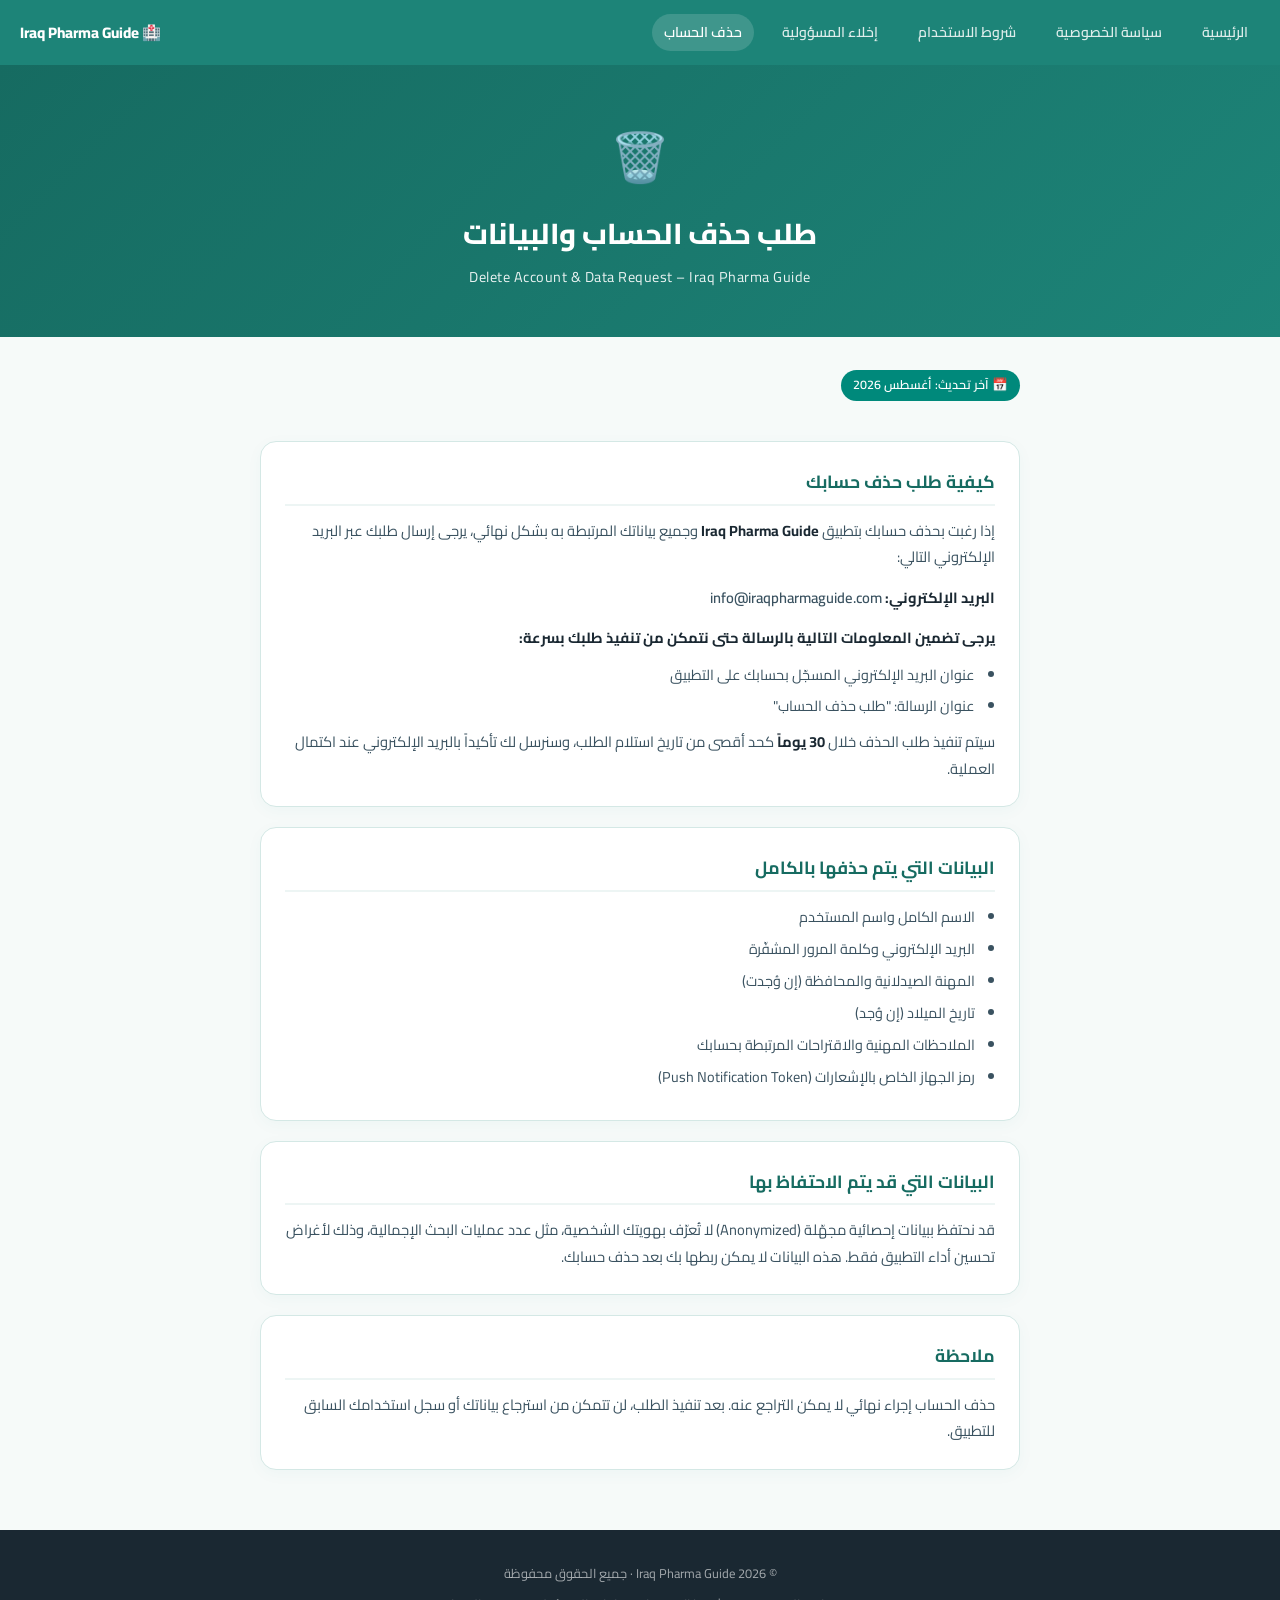
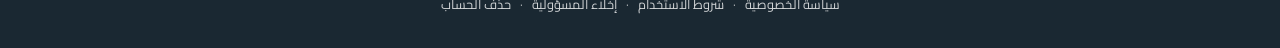
<file: delete-account.html>
<!DOCTYPE html>
<html lang="ar" dir="rtl">
<head>
  <meta charset="UTF-8">
  <meta name="viewport" content="width=device-width, initial-scale=1.0">
  <title>حذف الحساب – Iraq Pharma Guide</title>
  <link rel="stylesheet" href="_shared.css">
  <style> :root { --accent: #00897B; } </style>
</head>
<body>
  <nav>
    <a href="index.html">الرئيسية</a>
    <a href="privacy-policy.html">سياسة الخصوصية</a>
    <a href="terms.html">شروط الاستخدام</a>
    <a href="disclaimer.html">إخلاء المسؤولية</a>
    <a href="delete-account.html" class="active">حذف الحساب</a>
    <span class="brand">🏥 Iraq Pharma Guide</span>
  </nav>

  <div class="hero">
    <div class="hero-icon">🗑️</div>
    <h1>طلب حذف الحساب والبيانات</h1>
    <p>Delete Account &amp; Data Request – Iraq Pharma Guide</p>
  </div>

  <div class="container">
    <div style="margin-bottom:20px;">
      <span class="updated-badge">📅 آخر تحديث: أغسطس 2026</span>
    </div>

    <div class="card">
      <div class="card-title">كيفية طلب حذف حسابك</div>
      <p>
        إذا رغبت بحذف حسابك بتطبيق <strong>Iraq Pharma Guide</strong> وجميع بياناتك المرتبطة به بشكل نهائي،
        يرجى إرسال طلبك عبر البريد الإلكتروني التالي:
      </p>
      <p style="margin:14px 0;">
        <strong>البريد الإلكتروني:</strong>
        <a href="mailto:info@iraqpharmaguide.com?subject=طلب%20حذف%20الحساب%20-%20Iraq%20Pharma%20Guide" style="color: var(--primary);">info@iraqpharmaguide.com</a>
      </p>
      <p><strong>يرجى تضمين المعلومات التالية بالرسالة حتى نتمكن من تنفيذ طلبك بسرعة:</strong></p>
      <ul>
        <li>عنوان البريد الإلكتروني المسجّل بحسابك على التطبيق</li>
        <li>عنوان الرسالة: "طلب حذف الحساب"</li>
      </ul>
      <p style="margin-top:10px;">
        سيتم تنفيذ طلب الحذف خلال <strong>30 يوماً</strong> كحد أقصى من تاريخ استلام الطلب، وسنرسل لك تأكيداً بالبريد الإلكتروني عند اكتمال العملية.
      </p>
    </div>

    <div class="card">
      <div class="card-title">البيانات التي يتم حذفها بالكامل</div>
      <ul>
        <li>الاسم الكامل واسم المستخدم</li>
        <li>البريد الإلكتروني وكلمة المرور المشفّرة</li>
        <li>المهنة الصيدلانية والمحافظة (إن وُجدت)</li>
        <li>تاريخ الميلاد (إن وُجد)</li>
        <li>الملاحظات المهنية والاقتراحات المرتبطة بحسابك</li>
        <li>رمز الجهاز الخاص بالإشعارات (Push Notification Token)</li>
      </ul>
    </div>

    <div class="card">
      <div class="card-title">البيانات التي قد يتم الاحتفاظ بها</div>
      <p>
        قد نحتفظ ببيانات إحصائية مجهّلة (Anonymized) لا تُعرّف بهويتك الشخصية، مثل عدد عمليات البحث الإجمالية،
        وذلك لأغراض تحسين أداء التطبيق فقط. هذه البيانات لا يمكن ربطها بك بعد حذف حسابك.
      </p>
    </div>

    <div class="card">
      <div class="card-title">ملاحظة</div>
      <p>
        حذف الحساب إجراء نهائي لا يمكن التراجع عنه. بعد تنفيذ الطلب، لن تتمكن من استرجاع بياناتك أو سجل استخدامك السابق للتطبيق.
      </p>
    </div>
  </div>

  <footer>
    <p>© 2026 Iraq Pharma Guide · جميع الحقوق محفوظة</p>
    <div style="margin-top:8px;">
      <a href="privacy-policy.html">سياسة الخصوصية</a> ·
      <a href="terms.html">شروط الاستخدام</a> ·
      <a href="disclaimer.html">إخلاء المسؤولية</a> ·
      <a href="delete-account.html">حذف الحساب</a>
    </div>
  </footer>
</body>
</html>
</file>
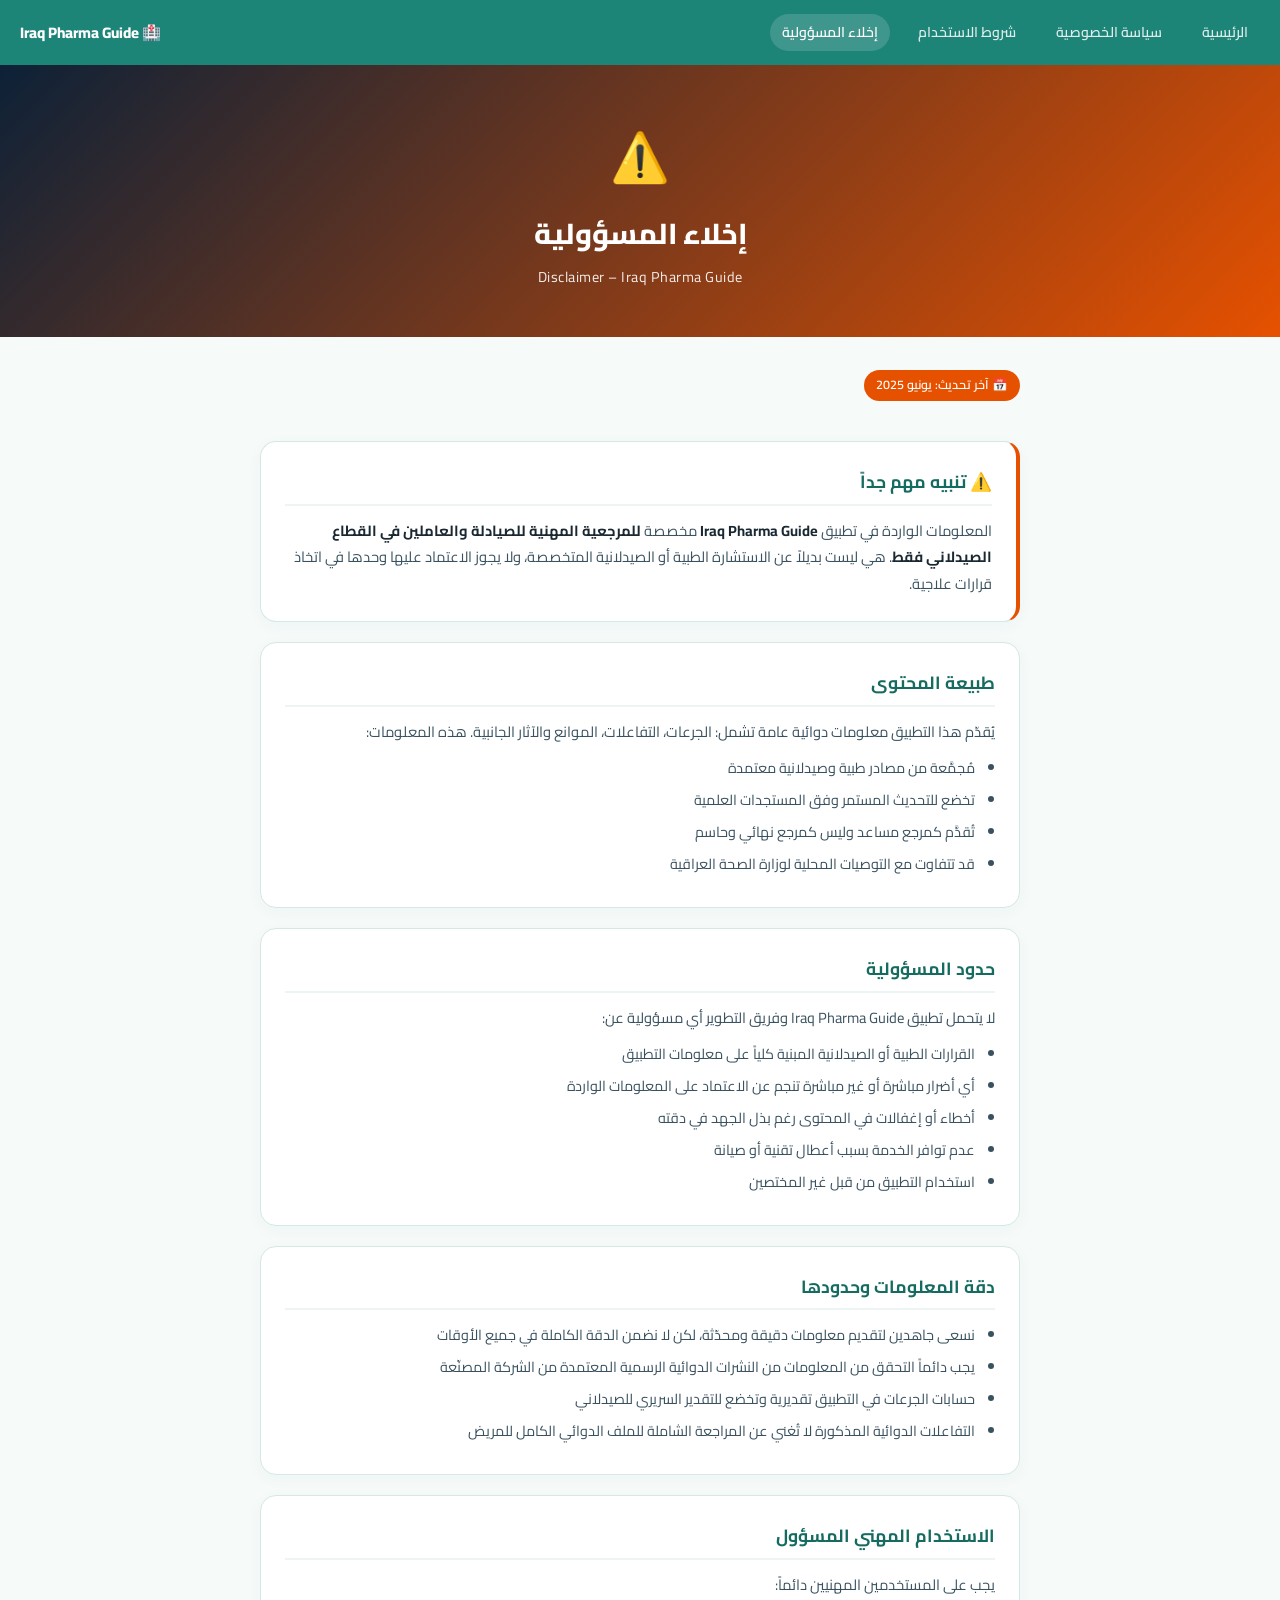
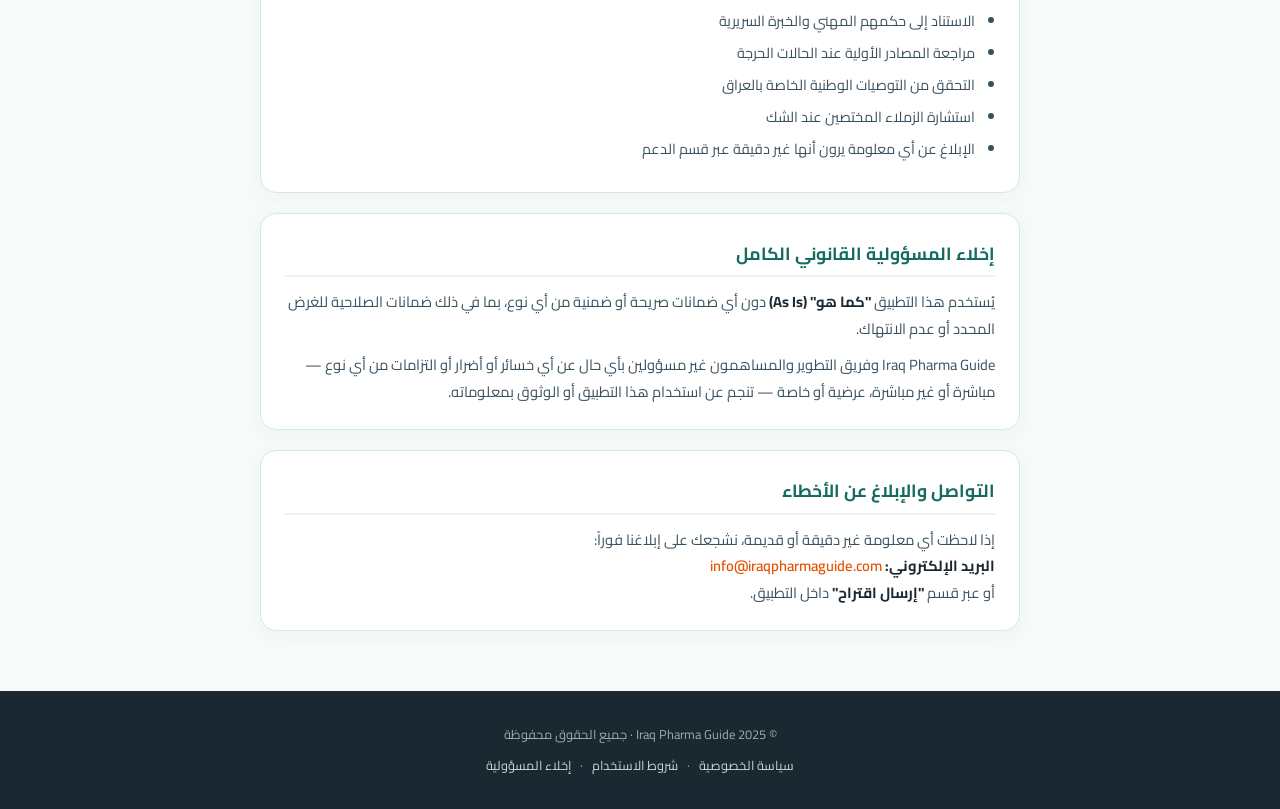
<file: disclaimer.html>
<!DOCTYPE html>
<html lang="ar" dir="rtl">
<head>
  <meta charset="UTF-8">
  <meta name="viewport" content="width=device-width, initial-scale=1.0">
  <title>إخلاء المسؤولية – Iraq Pharma Guide</title>
  <link rel="stylesheet" href="_shared.css">
  <style> :root { --accent: #F57C00; } </style>
</head>
<body>
  <nav>
    <a href="index.html">الرئيسية</a>
    <a href="privacy-policy.html">سياسة الخصوصية</a>
    <a href="terms.html">شروط الاستخدام</a>
    <a href="disclaimer.html" class="active">إخلاء المسؤولية</a>
    <span class="brand">🏥 Iraq Pharma Guide</span>
  </nav>

  <div class="hero" style="background: linear-gradient(135deg, #0D2137 0%, #E65100 100%);">
    <div class="hero-icon">⚠️</div>
    <h1>إخلاء المسؤولية</h1>
    <p>Disclaimer – Iraq Pharma Guide</p>
  </div>

  <div class="container">
    <div style="margin-bottom:20px;">
      <span class="updated-badge" style="background:#E65100;">📅 آخر تحديث: يونيو 2025</span>
    </div>

    <div class="card warning-card">
      <div class="card-title">⚠️ تنبيه مهم جداً</div>
      <p>
        المعلومات الواردة في تطبيق <strong>Iraq Pharma Guide</strong> مخصصة
        <strong>للمرجعية المهنية للصيادلة والعاملين في القطاع الصيدلاني فقط</strong>.
        هي ليست بديلاً عن الاستشارة الطبية أو الصيدلانية المتخصصة،
        ولا يجوز الاعتماد عليها وحدها في اتخاذ قرارات علاجية.
      </p>
    </div>

    <div class="card">
      <div class="card-title">طبيعة المحتوى</div>
      <p>
        يُقدّم هذا التطبيق معلومات دوائية عامة تشمل: الجرعات، التفاعلات،
        الموانع والآثار الجانبية. هذه المعلومات:
      </p>
      <ul>
        <li>مُجمَّعة من مصادر طبية وصيدلانية معتمدة</li>
        <li>تخضع للتحديث المستمر وفق المستجدات العلمية</li>
        <li>تُقدَّم كمرجع مساعد وليس كمرجع نهائي وحاسم</li>
        <li>قد تتفاوت مع التوصيات المحلية لوزارة الصحة العراقية</li>
      </ul>
    </div>

    <div class="card">
      <div class="card-title">حدود المسؤولية</div>
      <p>لا يتحمل تطبيق Iraq Pharma Guide وفريق التطوير أي مسؤولية عن:</p>
      <ul>
        <li>القرارات الطبية أو الصيدلانية المبنية كلياً على معلومات التطبيق</li>
        <li>أي أضرار مباشرة أو غير مباشرة تنجم عن الاعتماد على المعلومات الواردة</li>
        <li>أخطاء أو إغفالات في المحتوى رغم بذل الجهد في دقته</li>
        <li>عدم توافر الخدمة بسبب أعطال تقنية أو صيانة</li>
        <li>استخدام التطبيق من قبل غير المختصين</li>
      </ul>
    </div>

    <div class="card">
      <div class="card-title">دقة المعلومات وحدودها</div>
      <ul>
        <li>نسعى جاهدين لتقديم معلومات دقيقة ومحدّثة، لكن لا نضمن الدقة الكاملة في جميع الأوقات</li>
        <li>يجب دائماً التحقق من المعلومات من النشرات الدوائية الرسمية المعتمدة من الشركة المصنّعة</li>
        <li>حسابات الجرعات في التطبيق تقديرية وتخضع للتقدير السريري للصيدلاني</li>
        <li>التفاعلات الدوائية المذكورة لا تُغني عن المراجعة الشاملة للملف الدوائي الكامل للمريض</li>
      </ul>
    </div>

    <div class="card">
      <div class="card-title">الاستخدام المهني المسؤول</div>
      <p>
        يجب على المستخدمين المهنيين دائماً:
      </p>
      <ul>
        <li>الاستناد إلى حكمهم المهني والخبرة السريرية</li>
        <li>مراجعة المصادر الأولية عند الحالات الحرجة</li>
        <li>التحقق من التوصيات الوطنية الخاصة بالعراق</li>
        <li>استشارة الزملاء المختصين عند الشك</li>
        <li>الإبلاغ عن أي معلومة يرون أنها غير دقيقة عبر قسم الدعم</li>
      </ul>
    </div>

    <div class="card">
      <div class="card-title">إخلاء المسؤولية القانوني الكامل</div>
      <p>
        يُستخدم هذا التطبيق <strong>"كما هو" (As Is)</strong> دون أي ضمانات
        صريحة أو ضمنية من أي نوع، بما في ذلك ضمانات الصلاحية للغرض المحدد
        أو عدم الانتهاك.
      </p>
      <p style="margin-top:10px;">
        Iraq Pharma Guide وفريق التطوير والمساهمون غير مسؤولين بأي حال
        عن أي خسائر أو أضرار أو التزامات من أي نوع — مباشرة أو غير مباشرة،
        عرضية أو خاصة — تنجم عن استخدام هذا التطبيق أو الوثوق بمعلوماته.
      </p>
    </div>

    <div class="card">
      <div class="card-title">التواصل والإبلاغ عن الأخطاء</div>
      <p>
        إذا لاحظت أي معلومة غير دقيقة أو قديمة، نشجعك على إبلاغنا فوراً:<br>
        <strong>البريد الإلكتروني:</strong>
        <a href="mailto:info@iraqpharmaguide.com" style="color:#E65100;">info@iraqpharmaguide.com</a><br>
        أو عبر قسم <strong>"إرسال اقتراح"</strong> داخل التطبيق.
      </p>
    </div>
  </div>

  <footer>
    <p>© 2025 Iraq Pharma Guide · جميع الحقوق محفوظة</p>
    <div style="margin-top:8px;">
      <a href="privacy-policy.html">سياسة الخصوصية</a> ·
      <a href="terms.html">شروط الاستخدام</a> ·
      <a href="disclaimer.html">إخلاء المسؤولية</a>
    </div>
  </footer>
</body>
</html>
</file>
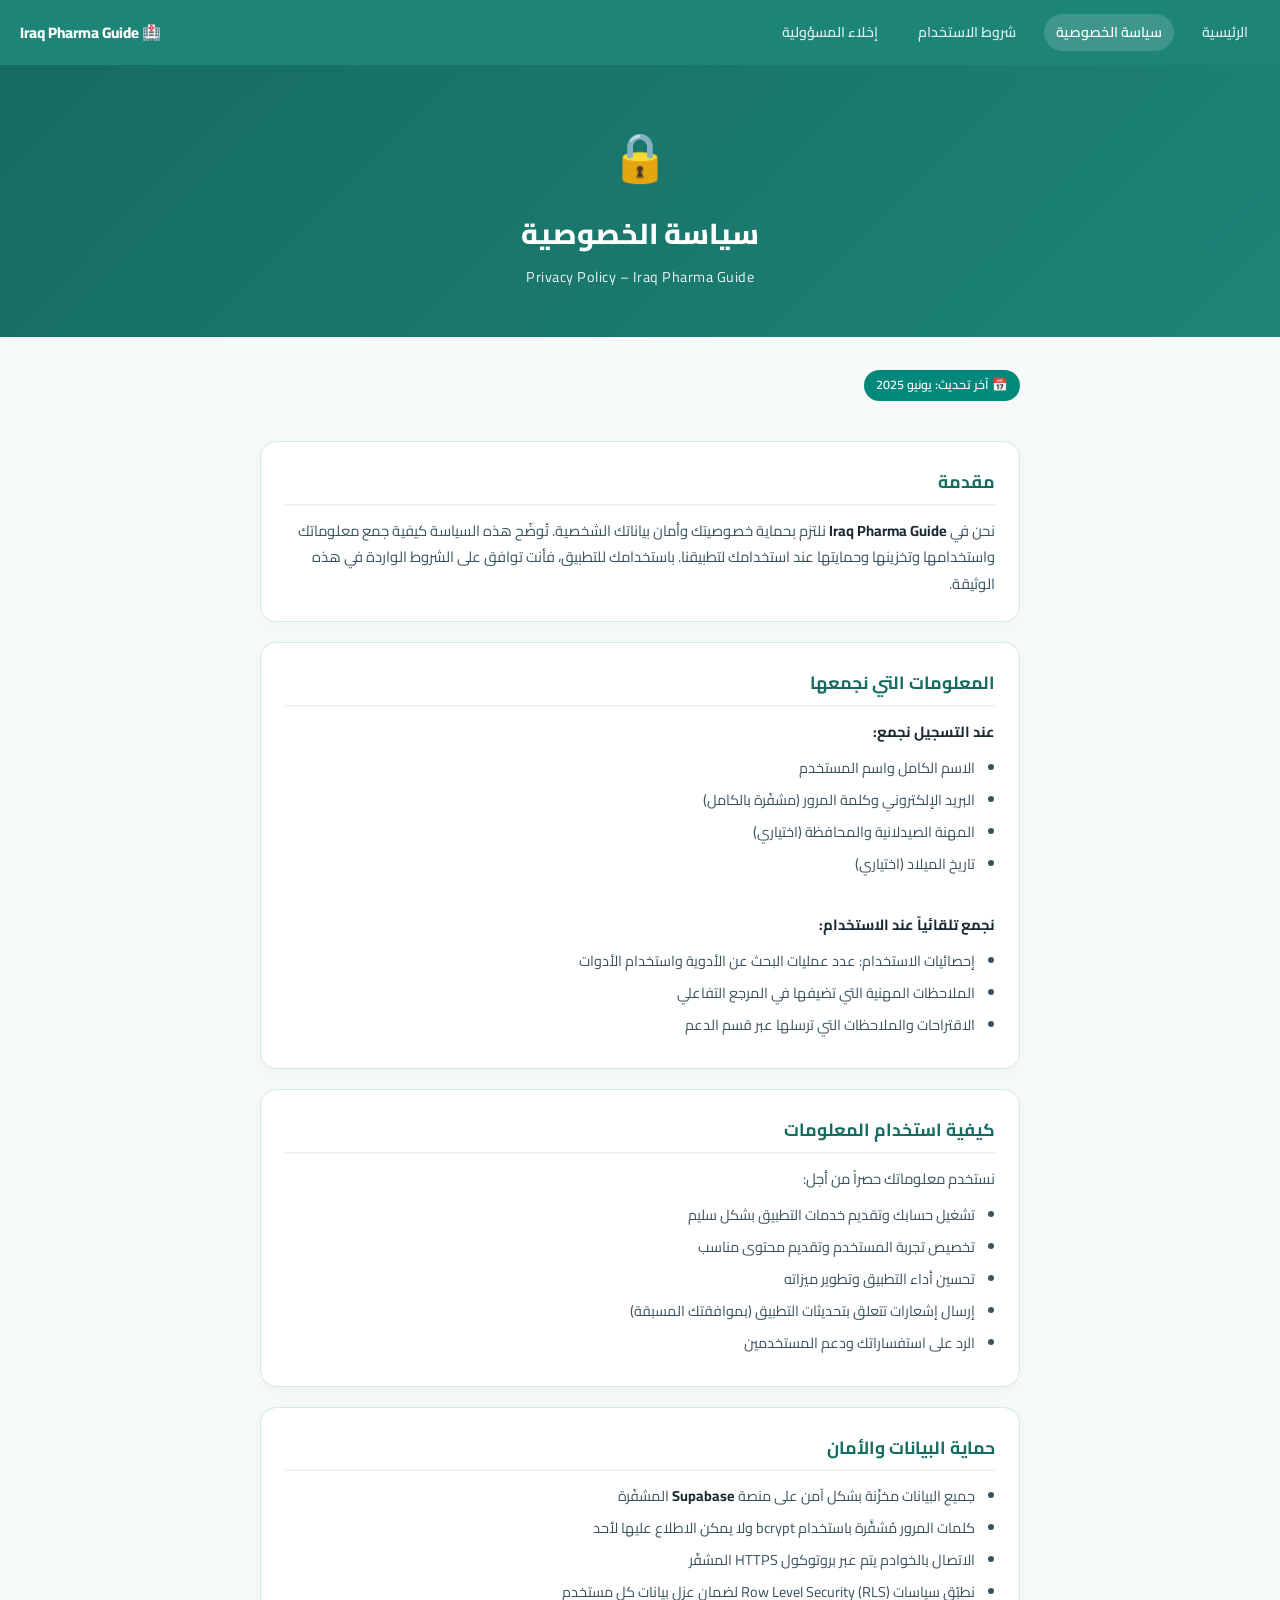
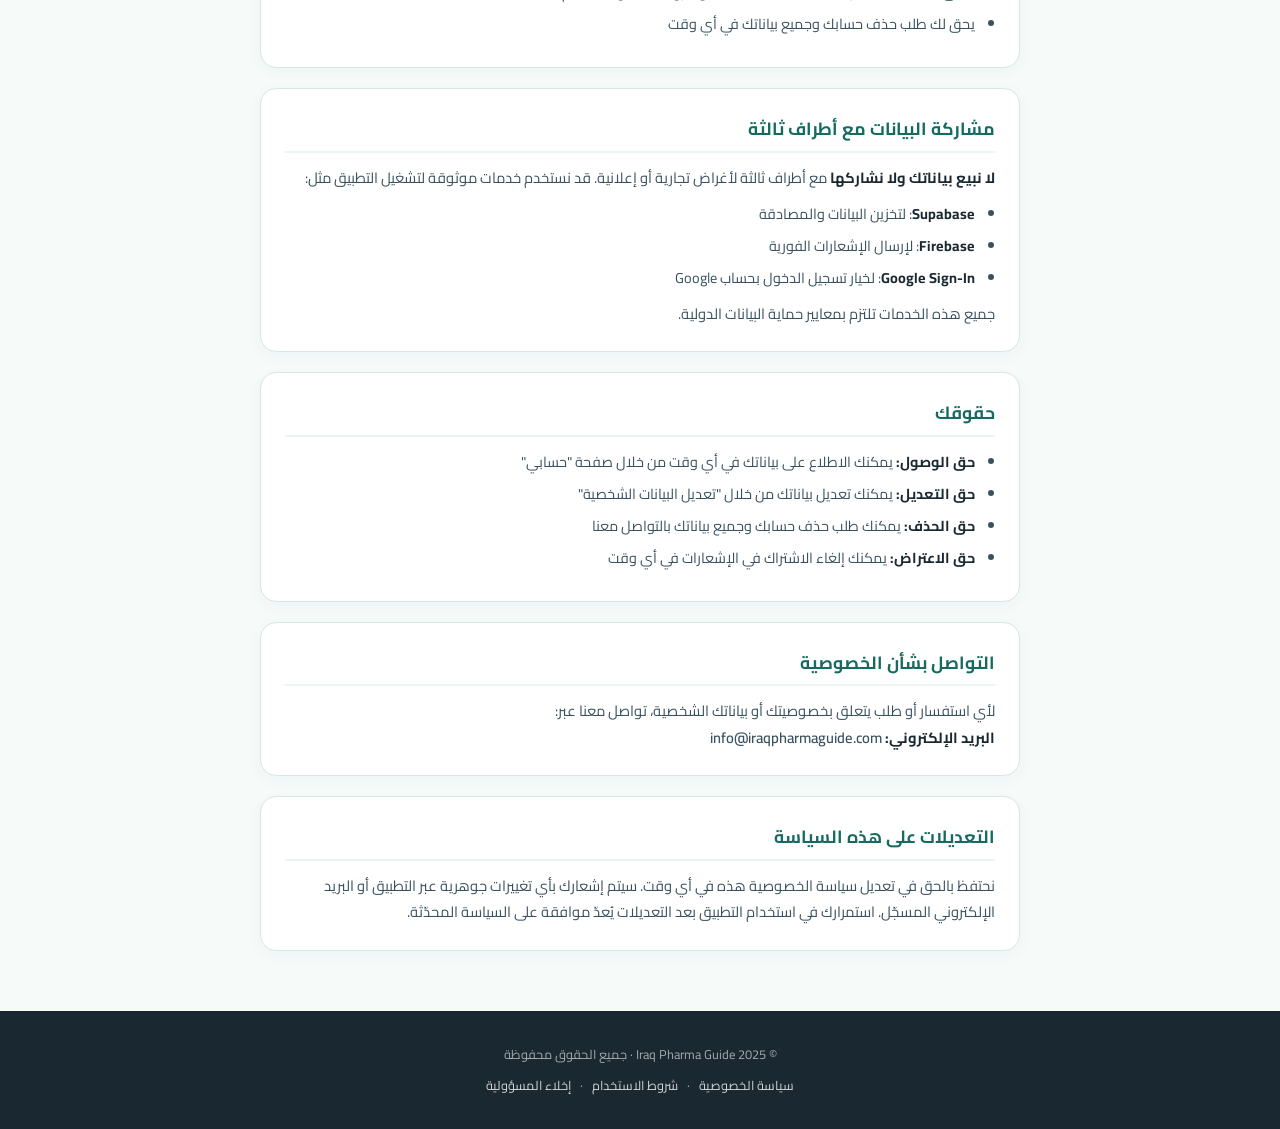
<file: privacy-policy.html>
<!DOCTYPE html>
<html lang="ar" dir="rtl">
<head>
  <meta charset="UTF-8">
  <meta name="viewport" content="width=device-width, initial-scale=1.0">
  <title>سياسة الخصوصية – Iraq Pharma Guide</title>
  <link rel="stylesheet" href="_shared.css">
  <style> :root { --accent: #00897B; } </style>
</head>
<body>
  <nav>
    <a href="index.html">الرئيسية</a>
    <a href="privacy-policy.html" class="active">سياسة الخصوصية</a>
    <a href="terms.html">شروط الاستخدام</a>
    <a href="disclaimer.html">إخلاء المسؤولية</a>
    <span class="brand">🏥 Iraq Pharma Guide</span>
  </nav>

  <div class="hero">
    <div class="hero-icon">🔒</div>
    <h1>سياسة الخصوصية</h1>
    <p>Privacy Policy – Iraq Pharma Guide</p>
  </div>

  <div class="container">
    <div style="margin-bottom:20px;">
      <span class="updated-badge">📅 آخر تحديث: يونيو 2025</span>
    </div>

    <div class="card">
      <div class="card-title">مقدمة</div>
      <p>
        نحن في <strong>Iraq Pharma Guide</strong> نلتزم بحماية خصوصيتك وأمان بياناتك الشخصية.
        تُوضّح هذه السياسة كيفية جمع معلوماتك واستخدامها وتخزينها وحمايتها عند استخدامك لتطبيقنا.
        باستخدامك للتطبيق، فأنت توافق على الشروط الواردة في هذه الوثيقة.
      </p>
    </div>

    <div class="card">
      <div class="card-title">المعلومات التي نجمعها</div>
      <p><strong>عند التسجيل نجمع:</strong></p>
      <ul>
        <li>الاسم الكامل واسم المستخدم</li>
        <li>البريد الإلكتروني وكلمة المرور (مشفّرة بالكامل)</li>
        <li>المهنة الصيدلانية والمحافظة (اختياري)</li>
        <li>تاريخ الميلاد (اختياري)</li>
      </ul>
      <br>
      <p><strong>نجمع تلقائياً عند الاستخدام:</strong></p>
      <ul>
        <li>إحصائيات الاستخدام: عدد عمليات البحث عن الأدوية واستخدام الأدوات</li>
        <li>الملاحظات المهنية التي تضيفها في المرجع التفاعلي</li>
        <li>الاقتراحات والملاحظات التي ترسلها عبر قسم الدعم</li>
      </ul>
    </div>

    <div class="card">
      <div class="card-title">كيفية استخدام المعلومات</div>
      <p>نستخدم معلوماتك حصراً من أجل:</p>
      <ul>
        <li>تشغيل حسابك وتقديم خدمات التطبيق بشكل سليم</li>
        <li>تخصيص تجربة المستخدم وتقديم محتوى مناسب</li>
        <li>تحسين أداء التطبيق وتطوير ميزاته</li>
        <li>إرسال إشعارات تتعلق بتحديثات التطبيق (بموافقتك المسبقة)</li>
        <li>الرد على استفساراتك ودعم المستخدمين</li>
      </ul>
    </div>

    <div class="card">
      <div class="card-title">حماية البيانات والأمان</div>
      <ul>
        <li>جميع البيانات مخزّنة بشكل آمن على منصة <strong>Supabase</strong> المشفّرة</li>
        <li>كلمات المرور مُشفَّرة باستخدام bcrypt ولا يمكن الاطلاع عليها لأحد</li>
        <li>الاتصال بالخوادم يتم عبر بروتوكول HTTPS المشفّر</li>
        <li>نطبّق سياسات Row Level Security (RLS) لضمان عزل بيانات كل مستخدم</li>
        <li>يحق لك طلب حذف حسابك وجميع بياناتك في أي وقت</li>
      </ul>
    </div>

    <div class="card">
      <div class="card-title">مشاركة البيانات مع أطراف ثالثة</div>
      <p>
        <strong>لا نبيع بياناتك ولا نشاركها</strong> مع أطراف ثالثة لأغراض تجارية أو إعلانية.
        قد نستخدم خدمات موثوقة لتشغيل التطبيق مثل:
      </p>
      <ul>
        <li><strong>Supabase</strong>: لتخزين البيانات والمصادقة</li>
        <li><strong>Firebase</strong>: لإرسال الإشعارات الفورية</li>
        <li><strong>Google Sign-In</strong>: لخيار تسجيل الدخول بحساب Google</li>
      </ul>
      <p style="margin-top:10px;">جميع هذه الخدمات تلتزم بمعايير حماية البيانات الدولية.</p>
    </div>

    <div class="card">
      <div class="card-title">حقوقك</div>
      <ul>
        <li><strong>حق الوصول:</strong> يمكنك الاطلاع على بياناتك في أي وقت من خلال صفحة "حسابي"</li>
        <li><strong>حق التعديل:</strong> يمكنك تعديل بياناتك من خلال "تعديل البيانات الشخصية"</li>
        <li><strong>حق الحذف:</strong> يمكنك طلب حذف حسابك وجميع بياناتك بالتواصل معنا</li>
        <li><strong>حق الاعتراض:</strong> يمكنك إلغاء الاشتراك في الإشعارات في أي وقت</li>
      </ul>
    </div>

    <div class="card">
      <div class="card-title">التواصل بشأن الخصوصية</div>
      <p>
        لأي استفسار أو طلب يتعلق بخصوصيتك أو بياناتك الشخصية، تواصل معنا عبر:<br>
        <strong>البريد الإلكتروني:</strong> <a href="mailto:info@iraqpharmaguide.com" style="color: var(--primary);">info@iraqpharmaguide.com</a>
      </p>
    </div>

    <div class="card">
      <div class="card-title">التعديلات على هذه السياسة</div>
      <p>
        نحتفظ بالحق في تعديل سياسة الخصوصية هذه في أي وقت.
        سيتم إشعارك بأي تغييرات جوهرية عبر التطبيق أو البريد الإلكتروني المسجّل.
        استمرارك في استخدام التطبيق بعد التعديلات يُعدّ موافقة على السياسة المحدّثة.
      </p>
    </div>
  </div>

  <footer>
    <p>© 2025 Iraq Pharma Guide · جميع الحقوق محفوظة</p>
    <div style="margin-top:8px;">
      <a href="privacy-policy.html">سياسة الخصوصية</a> ·
      <a href="terms.html">شروط الاستخدام</a> ·
      <a href="disclaimer.html">إخلاء المسؤولية</a>
    </div>
  </footer>
</body>
</html>
</file>
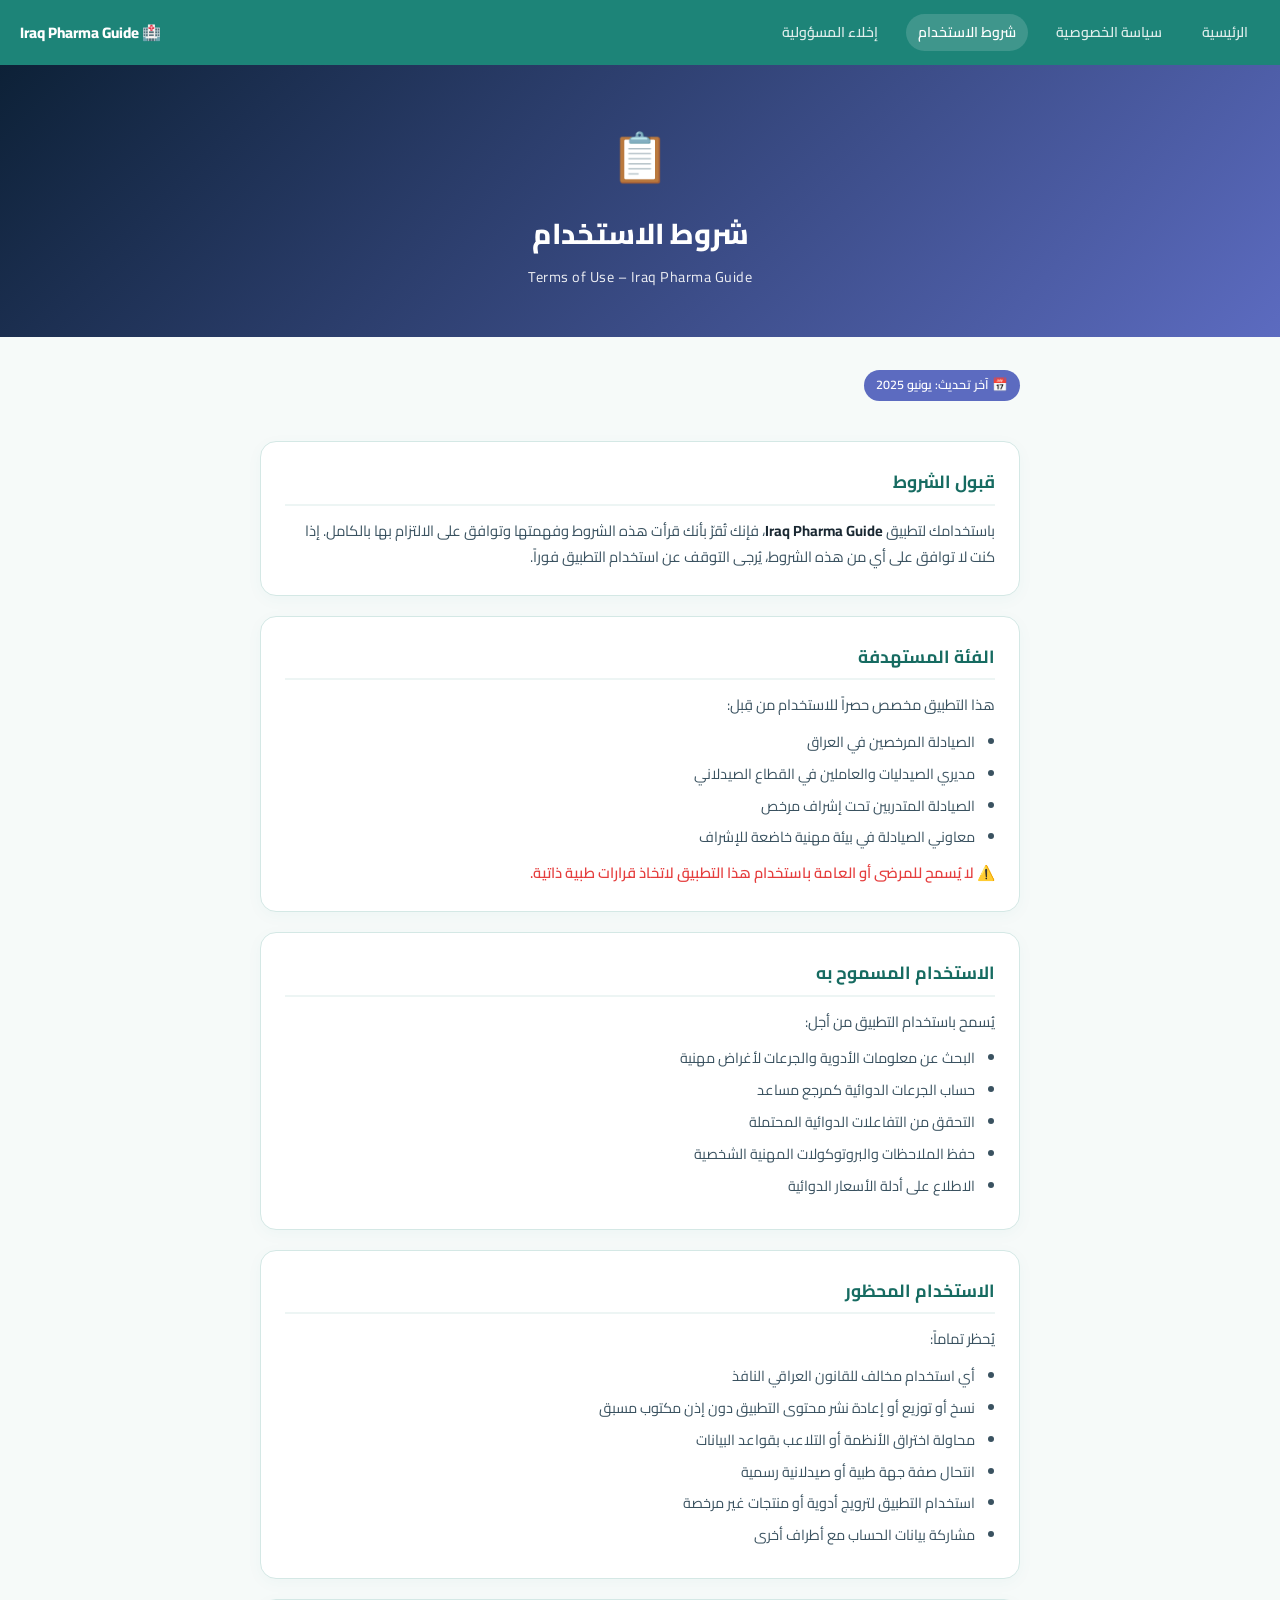
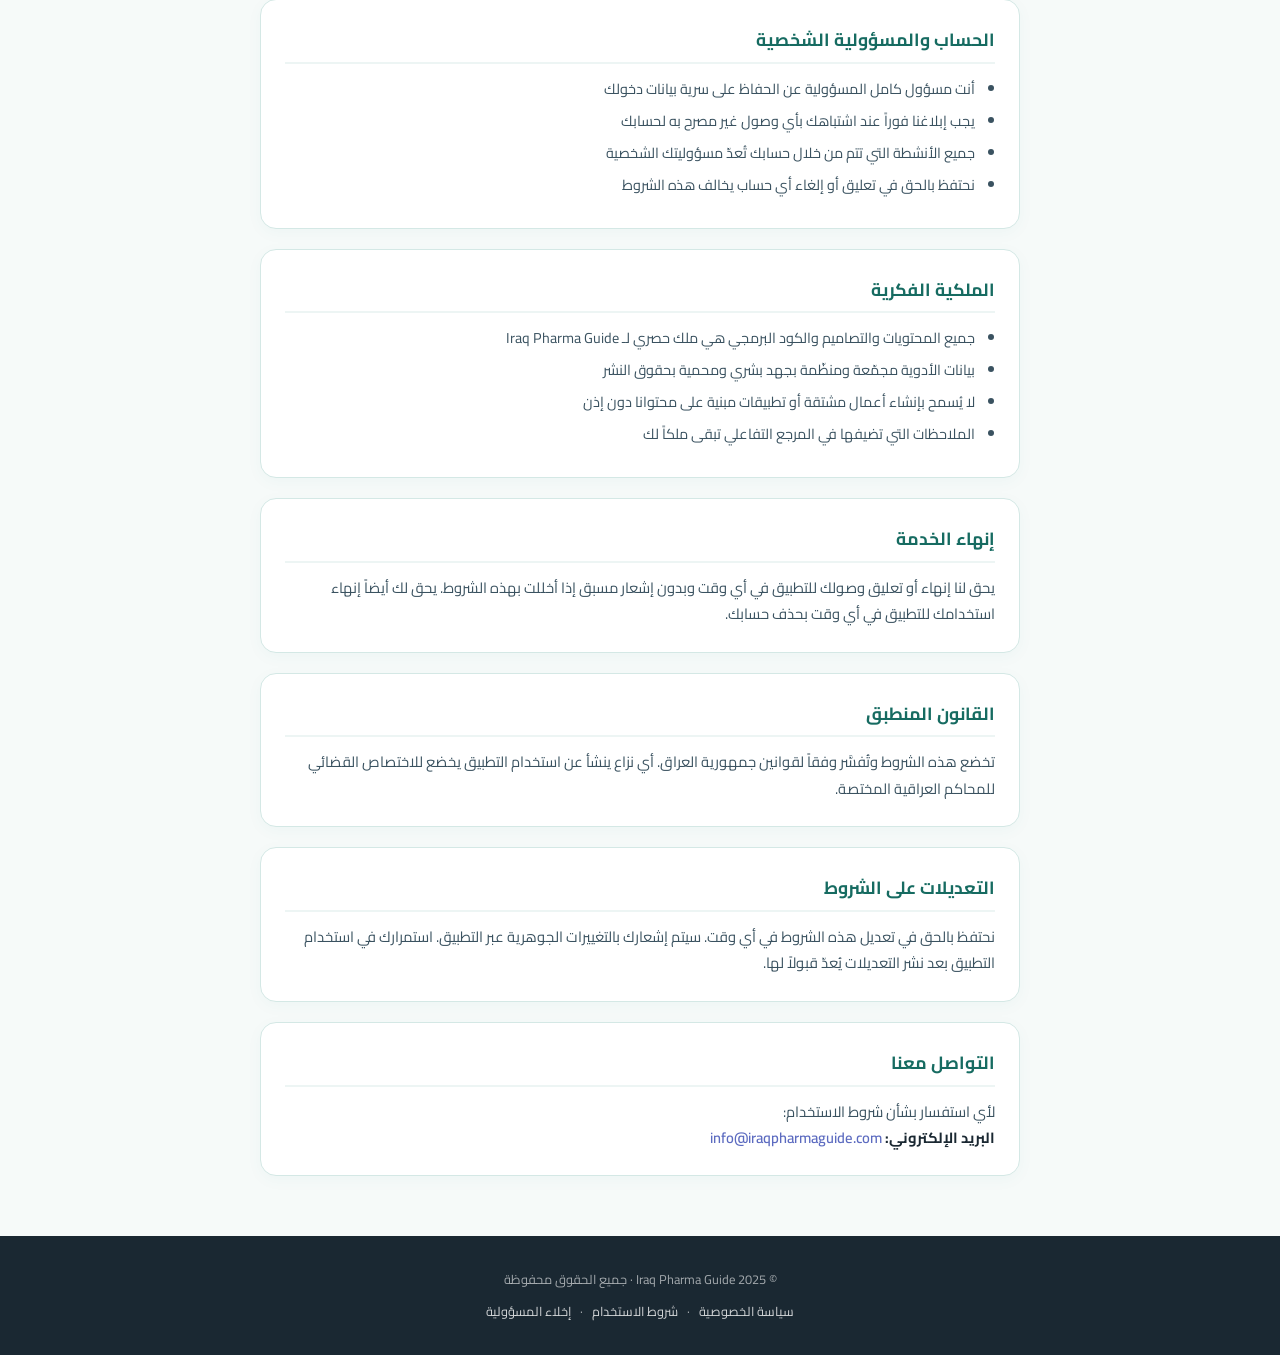
<file: terms.html>
<!DOCTYPE html>
<html lang="ar" dir="rtl">
<head>
  <meta charset="UTF-8">
  <meta name="viewport" content="width=device-width, initial-scale=1.0">
  <title>شروط الاستخدام – Iraq Pharma Guide</title>
  <link rel="stylesheet" href="_shared.css">
  <style> :root { --accent: #5C6BC0; } </style>
</head>
<body>
  <nav>
    <a href="index.html">الرئيسية</a>
    <a href="privacy-policy.html">سياسة الخصوصية</a>
    <a href="terms.html" class="active">شروط الاستخدام</a>
    <a href="disclaimer.html">إخلاء المسؤولية</a>
    <span class="brand">🏥 Iraq Pharma Guide</span>
  </nav>

  <div class="hero" style="background: linear-gradient(135deg, #0D2137 0%, #5C6BC0 100%);">
    <div class="hero-icon">📋</div>
    <h1>شروط الاستخدام</h1>
    <p>Terms of Use – Iraq Pharma Guide</p>
  </div>

  <div class="container">
    <div style="margin-bottom:20px;">
      <span class="updated-badge" style="background:#5C6BC0;">📅 آخر تحديث: يونيو 2025</span>
    </div>

    <div class="card">
      <div class="card-title">قبول الشروط</div>
      <p>
        باستخدامك لتطبيق <strong>Iraq Pharma Guide</strong>، فإنك تُقرّ بأنك قرأت هذه الشروط وفهمتها
        وتوافق على الالتزام بها بالكامل. إذا كنت لا توافق على أي من هذه الشروط،
        يُرجى التوقف عن استخدام التطبيق فوراً.
      </p>
    </div>

    <div class="card">
      <div class="card-title">الفئة المستهدفة</div>
      <p>هذا التطبيق مخصص حصراً للاستخدام من قِبل:</p>
      <ul>
        <li>الصيادلة المرخصين في العراق</li>
        <li>مديري الصيدليات والعاملين في القطاع الصيدلاني</li>
        <li>الصيادلة المتدربين تحت إشراف مرخص</li>
        <li>معاوني الصيادلة في بيئة مهنية خاضعة للإشراف</li>
      </ul>
      <p style="margin-top:10px; color:#E53E3E; font-weight:600;">
        ⚠️ لا يُسمح للمرضى أو العامة باستخدام هذا التطبيق لاتخاذ قرارات طبية ذاتية.
      </p>
    </div>

    <div class="card">
      <div class="card-title">الاستخدام المسموح به</div>
      <p>يُسمح باستخدام التطبيق من أجل:</p>
      <ul>
        <li>البحث عن معلومات الأدوية والجرعات لأغراض مهنية</li>
        <li>حساب الجرعات الدوائية كمرجع مساعد</li>
        <li>التحقق من التفاعلات الدوائية المحتملة</li>
        <li>حفظ الملاحظات والبروتوكولات المهنية الشخصية</li>
        <li>الاطلاع على أدلة الأسعار الدوائية</li>
      </ul>
    </div>

    <div class="card">
      <div class="card-title">الاستخدام المحظور</div>
      <p>يُحظر تماماً:</p>
      <ul>
        <li>أي استخدام مخالف للقانون العراقي النافذ</li>
        <li>نسخ أو توزيع أو إعادة نشر محتوى التطبيق دون إذن مكتوب مسبق</li>
        <li>محاولة اختراق الأنظمة أو التلاعب بقواعد البيانات</li>
        <li>انتحال صفة جهة طبية أو صيدلانية رسمية</li>
        <li>استخدام التطبيق لترويج أدوية أو منتجات غير مرخصة</li>
        <li>مشاركة بيانات الحساب مع أطراف أخرى</li>
      </ul>
    </div>

    <div class="card">
      <div class="card-title">الحساب والمسؤولية الشخصية</div>
      <ul>
        <li>أنت مسؤول كامل المسؤولية عن الحفاظ على سرية بيانات دخولك</li>
        <li>يجب إبلاغنا فوراً عند اشتباهك بأي وصول غير مصرح به لحسابك</li>
        <li>جميع الأنشطة التي تتم من خلال حسابك تُعدّ مسؤوليتك الشخصية</li>
        <li>نحتفظ بالحق في تعليق أو إلغاء أي حساب يخالف هذه الشروط</li>
      </ul>
    </div>

    <div class="card">
      <div class="card-title">الملكية الفكرية</div>
      <ul>
        <li>جميع المحتويات والتصاميم والكود البرمجي هي ملك حصري لـ Iraq Pharma Guide</li>
        <li>بيانات الأدوية مجمّعة ومنظّمة بجهد بشري ومحمية بحقوق النشر</li>
        <li>لا يُسمح بإنشاء أعمال مشتقة أو تطبيقات مبنية على محتوانا دون إذن</li>
        <li>الملاحظات التي تضيفها في المرجع التفاعلي تبقى ملكاً لك</li>
      </ul>
    </div>

    <div class="card">
      <div class="card-title">إنهاء الخدمة</div>
      <p>
        يحق لنا إنهاء أو تعليق وصولك للتطبيق في أي وقت وبدون إشعار مسبق إذا أخللت
        بهذه الشروط. يحق لك أيضاً إنهاء استخدامك للتطبيق في أي وقت بحذف حسابك.
      </p>
    </div>

    <div class="card">
      <div class="card-title">القانون المنطبق</div>
      <p>
        تخضع هذه الشروط وتُفسَّر وفقاً لقوانين جمهورية العراق.
        أي نزاع ينشأ عن استخدام التطبيق يخضع للاختصاص القضائي للمحاكم العراقية المختصة.
      </p>
    </div>

    <div class="card">
      <div class="card-title">التعديلات على الشروط</div>
      <p>
        نحتفظ بالحق في تعديل هذه الشروط في أي وقت. سيتم إشعارك بالتغييرات الجوهرية
        عبر التطبيق. استمرارك في استخدام التطبيق بعد نشر التعديلات يُعدّ قبولاً لها.
      </p>
    </div>

    <div class="card">
      <div class="card-title">التواصل معنا</div>
      <p>
        لأي استفسار بشأن شروط الاستخدام:<br>
        <strong>البريد الإلكتروني:</strong>
        <a href="mailto:info@iraqpharmaguide.com" style="color:#5C6BC0;">info@iraqpharmaguide.com</a>
      </p>
    </div>
  </div>

  <footer>
    <p>© 2025 Iraq Pharma Guide · جميع الحقوق محفوظة</p>
    <div style="margin-top:8px;">
      <a href="privacy-policy.html">سياسة الخصوصية</a> ·
      <a href="terms.html">شروط الاستخدام</a> ·
      <a href="disclaimer.html">إخلاء المسؤولية</a>
    </div>
  </footer>
</body>
</html>
</file>
<file: style.css>
/* ============================================================
   Iraq Pharma Guide — Design System v2
   Brand: Teal #1D8478  ·  Accent: Deep Blue #1E5F8C
   Type:  IBM Plex Sans Arabic (same family as the app)
   Dir:   RTL · Mobile-first
   ============================================================ */

:root{
  /* ---- Teal scale ---- */
  --teal-900:#07302C;
  --teal-800:#0B3B36;
  --teal-700:#11524A;
  --teal-600:#166B61;
  --teal:    #1D8478;
  --teal-400:#27A894;
  --teal-300:#5FD6BD;
  --teal-100:#D6F0EA;
  --teal-50: #EAF7F4;

  /* ---- Blue accent ---- */
  --blue-700:#16486B;
  --blue:    #1E5F8C;
  --blue-400:#2E86C1;
  --blue-100:#DCEBF6;
  --blue-50: #EFF6FB;

  /* ---- Neutrals ---- */
  --ink:     #0E1E23;
  --ink-2:   #2C4049;
  --ink-3:   #5B7078;
  --muted:   #80949C;
  --line:    #E4EDEB;
  --line-2:  #F0F5F4;
  --surface: #FFFFFF;
  --canvas:  #F7FBFA;

  /* ---- Gradients ---- */
  --g-brand:  linear-gradient(135deg,var(--teal) 0%,var(--teal-400) 100%);
  --g-brand-r:linear-gradient(135deg,var(--teal-400) 0%,var(--teal) 100%);
  --g-blue:   linear-gradient(135deg,var(--blue) 0%,var(--blue-400) 100%);
  --g-deep:   linear-gradient(160deg,var(--teal-800) 0%,var(--teal-700) 55%,var(--blue-700) 100%);
  --g-mesh:   radial-gradient(900px 480px at 85% -10%,rgba(95,214,189,.30),transparent 60%),
              radial-gradient(700px 420px at 5% 15%,rgba(46,134,193,.16),transparent 62%);
  --g-text:   linear-gradient(120deg,var(--teal) 0%,var(--blue-400) 100%);

  /* ---- Shadows (brand-tinted, two-layer) ---- */
  --sh-xs: 0 1px 2px rgba(14,30,35,.05);
  --sh-sm: 0 2px 4px rgba(14,30,35,.04), 0 6px 16px rgba(14,30,35,.05);
  --sh-md: 0 4px 10px rgba(14,30,35,.05), 0 14px 36px rgba(14,30,35,.08);
  --sh-lg: 0 10px 24px rgba(14,30,35,.07), 0 30px 70px rgba(14,30,35,.11);
  --sh-teal:0 6px 14px rgba(29,132,120,.22), 0 16px 38px rgba(29,132,120,.24);
  --sh-blue:0 6px 14px rgba(30,95,140,.20), 0 16px 38px rgba(30,95,140,.22);

  /* ---- Shape ---- */
  --r-sm:12px; --r:18px; --r-lg:26px; --r-xl:34px; --pill:999px;

  /* ---- Motion ---- */
  --ease:cubic-bezier(.22,.61,.36,1);
  --ease-out:cubic-bezier(.16,1,.3,1);
  --t:.3s var(--ease);

  --font:'IBM Plex Sans Arabic',-apple-system,BlinkMacSystemFont,'Segoe UI',sans-serif;
  --hh:68px;
  --bar-h:78px;
  --safe-b:env(safe-area-inset-bottom,0px);
  --maxw:1180px;
}

*,*::before,*::after{box-sizing:border-box;margin:0;padding:0;}
html{scroll-behavior:smooth;-webkit-text-size-adjust:100%;}
body{
  font-family:var(--font);direction:rtl;
  background:var(--surface);color:var(--ink);
  font-size:16px;line-height:1.75;font-weight:400;
  -webkit-font-smoothing:antialiased;-moz-osx-font-smoothing:grayscale;
  overflow-x:hidden;
  padding-bottom:calc(var(--bar-h) + var(--safe-b));
}
a{text-decoration:none;color:inherit;-webkit-tap-highlight-color:transparent;}
img,svg{display:block;max-width:100%;}
ul{list-style:none;}
button{font-family:inherit;cursor:pointer;border:0;background:none;-webkit-tap-highlight-color:transparent;}
:focus-visible{outline:2.5px solid var(--teal-400);outline-offset:3px;border-radius:6px;}
::selection{background:var(--teal-100);color:var(--teal-800);}

/* ---------- Layout helpers ---------- */
.container{width:100%;max-width:var(--maxw);margin-inline:auto;padding-inline:20px;}
.text-c{text-align:center;}
.section-pad{padding:64px 20px;max-width:var(--maxw);margin-inline:auto;}

.section-head{margin-bottom:34px;}
.section-tag{
  display:inline-flex;align-items:center;gap:8px;
  background:var(--teal-50);color:var(--teal-600);
  border:1px solid var(--teal-100);
  font-size:.78rem;font-weight:600;letter-spacing:.01em;
  padding:7px 16px;border-radius:var(--pill);margin-bottom:14px;
}
.section-tag svg{width:15px;height:15px;stroke:currentColor;fill:none;stroke-width:1.7;}
.section-title{
  font-size:clamp(1.6rem,5vw,2.4rem);font-weight:700;
  color:var(--ink);line-height:1.3;letter-spacing:-.02em;
}

/* ---------- Reveal ---------- */
.reveal{opacity:0;transform:translateY(22px);transition:opacity .65s var(--ease-out),transform .65s var(--ease-out);}
.reveal.visible{opacity:1;transform:none;}
.delay-1{transition-delay:.07s;} .delay-2{transition-delay:.14s;}
.delay-3{transition-delay:.21s;} .delay-4{transition-delay:.28s;}
@media (prefers-reduced-motion:reduce){
  *{animation:none!important;transition-duration:.01ms!important;}
  .reveal{opacity:1;transform:none;}
}

/* ============================================================
   HEADER
   ============================================================ */
#header{
  position:fixed;inset-block-start:0;inset-inline:0;z-index:900;
  height:var(--hh);
  background:rgba(255,255,255,0);
  transition:background var(--t),box-shadow var(--t),backdrop-filter var(--t);
}
#header.scrolled{
  background:rgba(255,255,255,.82);
  -webkit-backdrop-filter:saturate(180%) blur(18px);
  backdrop-filter:saturate(180%) blur(18px);
  box-shadow:0 1px 0 var(--line),0 8px 28px rgba(14,30,35,.06);
}
.header-inner{
  height:100%;max-width:var(--maxw);margin-inline:auto;
  padding-inline:20px;display:flex;align-items:center;justify-content:space-between;gap:16px;
}
.logo{display:flex;align-items:center;gap:10px;min-width:0;}
.logo-img{width:38px;height:38px;object-fit:contain;flex:none;}
.logo-fallback{width:36px;height:36px;border-radius:11px;background:var(--g-brand);color:#fff;
  display:grid;place-items:center;}
.logo-fallback svg{width:20px;height:20px;}
.logo-name{font-size:.98rem;font-weight:700;letter-spacing:-.01em;color:var(--ink);white-space:nowrap;}

.desktop-nav{display:none;align-items:center;gap:4px;}
.desktop-nav a{
  padding:9px 16px;border-radius:var(--pill);
  font-size:.92rem;font-weight:500;color:var(--ink-2);
  transition:background var(--t),color var(--t);
}
.desktop-nav a:hover{background:var(--teal-50);color:var(--teal-600);}
.desktop-nav .desk-nav-cta{
  background:var(--g-brand);color:#fff;font-weight:600;
  box-shadow:0 4px 12px rgba(29,132,120,.26);margin-inline-start:8px;
}
.desktop-nav .desk-nav-cta:hover{background:var(--g-brand-r);color:#fff;transform:translateY(-1px);
  box-shadow:0 8px 20px rgba(29,132,120,.32);}

.menu-btn{
  width:42px;height:42px;border-radius:13px;display:grid;place-items:center;gap:5px;
  background:rgba(255,255,255,.7);border:1px solid var(--line);
  -webkit-backdrop-filter:blur(10px);backdrop-filter:blur(10px);
  transition:background var(--t),border-color var(--t);
}
.menu-btn span{
  display:block;width:17px;height:2px;border-radius:2px;background:var(--ink-2);
  transition:transform .32s var(--ease),opacity .2s var(--ease);
}
.menu-btn.open{background:var(--teal-50);border-color:var(--teal-100);}
.menu-btn.open span:nth-child(1){transform:translateY(7px) rotate(45deg);}
.menu-btn.open span:nth-child(2){opacity:0;}
.menu-btn.open span:nth-child(3){transform:translateY(-7px) rotate(-45deg);}

.drop-menu{
  position:absolute;inset-block-start:var(--hh);inset-inline:12px;
  background:rgba(255,255,255,.94);
  -webkit-backdrop-filter:blur(20px);backdrop-filter:blur(20px);
  border:1px solid var(--line);border-radius:var(--r-lg);
  box-shadow:var(--sh-lg);
  padding:10px;display:flex;flex-direction:column;gap:2px;
  opacity:0;visibility:hidden;transform:translateY(-10px) scale(.98);
  transition:opacity .26s var(--ease),transform .26s var(--ease),visibility .26s;
}
.drop-menu.open{opacity:1;visibility:visible;transform:none;}
.drop-link{
  display:flex;align-items:center;gap:12px;
  padding:13px 14px;border-radius:var(--r-sm);
  font-size:.96rem;font-weight:500;color:var(--ink-2);
  transition:background var(--t),color var(--t);
}
.drop-link svg{width:19px;height:19px;stroke:currentColor;fill:none;stroke-width:1.7;color:var(--teal);flex:none;}
.drop-link:hover{background:var(--teal-50);color:var(--teal-700);}

/* ============================================================
   HERO
   ============================================================ */
#hero{
  position:relative;overflow:hidden;
  padding:calc(var(--hh) + 44px) 20px 56px;
  background:var(--canvas);
}
#hero::before{
  content:'';position:absolute;inset:0;background:var(--g-mesh);pointer-events:none;
}
.hero-bg-blob{
  position:absolute;inset-block-start:-180px;inset-inline-end:-140px;
  width:460px;height:460px;border-radius:50%;
  background:radial-gradient(circle,rgba(95,214,189,.42),transparent 68%);
  filter:blur(28px);pointer-events:none;
}
.hero-content{
  position:relative;z-index:1;max-width:var(--maxw);margin-inline:auto;
  display:flex;flex-direction:column;align-items:center;gap:44px;text-align:center;
}
.hero-badge{
  display:inline-flex;align-items:center;gap:9px;
  background:rgba(255,255,255,.78);border:1px solid var(--teal-100);
  -webkit-backdrop-filter:blur(10px);backdrop-filter:blur(10px);
  color:var(--teal-700);font-size:.8rem;font-weight:600;
  padding:8px 17px;border-radius:var(--pill);box-shadow:var(--sh-xs);
}
.badge-dot{
  width:7px;height:7px;border-radius:50%;background:var(--teal-400);flex:none;
  box-shadow:0 0 0 0 rgba(39,168,148,.55);animation:pulse 2.4s infinite;
}
@keyframes pulse{70%{box-shadow:0 0 0 9px rgba(39,168,148,0);}100%{box-shadow:0 0 0 0 rgba(39,168,148,0);}}

.hero-title{
  margin-block-start:20px;
  font-size:clamp(2.05rem,7.4vw,3.6rem);font-weight:700;line-height:1.22;
  letter-spacing:-.035em;color:var(--ink);text-wrap:balance;
}
.hero-hl{
  background:var(--g-text);-webkit-background-clip:text;background-clip:text;
  -webkit-text-fill-color:transparent;color:transparent;
}
.hero-sub{
  margin-block-start:16px;max-width:560px;
  font-size:clamp(1rem,2.5vw,1.12rem);color:var(--ink-3);font-weight:400;line-height:1.85;
}

.hero-stats{
  margin-block-start:30px;display:inline-flex;align-items:center;gap:clamp(14px,4vw,30px);
  background:rgba(255,255,255,.72);border:1px solid var(--line);
  -webkit-backdrop-filter:blur(14px);backdrop-filter:blur(14px);
  padding:16px clamp(18px,5vw,30px);border-radius:var(--r-lg);box-shadow:var(--sh-sm);
}
.stat{display:flex;flex-direction:column;align-items:center;gap:2px;}
.stat-n{
  font-size:clamp(1.15rem,4vw,1.5rem);font-weight:700;letter-spacing:-.02em;
  background:var(--g-text);-webkit-background-clip:text;background-clip:text;
  -webkit-text-fill-color:transparent;color:transparent;
}
.stat-l{font-size:.74rem;color:var(--ink-3);font-weight:500;white-space:nowrap;}
.stat-divider{width:1px;height:30px;background:var(--line);flex:none;}

/* ---- Phone mockup ---- */
.mockup-wrap{position:relative;width:min(272px,74vw);}
.mockup-glow{
  position:absolute;inset:-14% -22%;border-radius:50%;
  background:radial-gradient(circle,rgba(29,132,120,.30),rgba(46,134,193,.14) 48%,transparent 70%);
  filter:blur(34px);
}
.mockup-phone{
  position:relative;aspect-ratio:9/19.5;border-radius:38px;overflow:hidden;
  display:flex;flex-direction:column;
  background:var(--teal-800);
  border:9px solid #0C1A1E;
  box-shadow:var(--sh-lg),0 0 0 1px rgba(255,255,255,.07) inset;
}
.mockup-status{
  position:relative;z-index:2;flex:none;height:36px;background:#00695C;
}
.mockup-notch{
  position:absolute;inset-block-start:7px;left:0;right:0;margin-inline:auto;
  width:94px;height:25px;border-radius:var(--pill);
  background:#05100F;
  box-shadow:0 0 0 1px rgba(255,255,255,.07),0 2px 6px rgba(0,0,0,.3);
}
.mockup-img{width:100%;flex:1;min-height:0;object-fit:cover;object-position:top;}
.mockup-placeholder{
  display:none;position:absolute;inset:0;flex-direction:column;
  align-items:center;justify-content:center;gap:9px;color:rgba(255,255,255,.65);padding:18px;text-align:center;
}
.mockup-placeholder svg{width:38px;height:38px;stroke:currentColor;fill:none;stroke-width:1.4;}
.mockup-placeholder p{font-size:.86rem;font-weight:500;}
.mockup-placeholder small{font-size:.7rem;opacity:.65;}

.chip{
  position:absolute;z-index:3;display:inline-flex;align-items:center;gap:7px;
  background:rgba(255,255,255,.92);
  -webkit-backdrop-filter:blur(12px);backdrop-filter:blur(12px);
  border:1px solid var(--line);
  color:var(--ink-2);font-size:.73rem;font-weight:600;white-space:nowrap;
  padding:8px 13px;border-radius:var(--pill);box-shadow:var(--sh-md);
  animation:float 5s ease-in-out infinite;
}
.chip svg{width:14px;height:14px;stroke:currentColor;fill:none;stroke-width:2;color:var(--teal);flex:none;}
/* Offsets stay inside the viewport on narrow phones, then widen with space. */
.chip-1{inset-block-start:17%;inset-inline-end:-6%;}
.chip-2{inset-block-start:47%;inset-inline-start:-8%;animation-delay:1.1s;}
.chip-3{inset-block-end:11%;inset-inline-end:-4%;animation-delay:2.2s;}
@media (min-width:480px){
  .chip-1{inset-inline-end:-14%;}
  .chip-2{inset-inline-start:-18%;}
  .chip-3{inset-inline-end:-11%;}
}
@keyframes float{0%,100%{transform:translateY(0);}50%{transform:translateY(-8px);}}

.scroll-hint{
  position:absolute;inset-block-end:16px;inset-inline-start:50%;transform:translateX(-50%);
  width:23px;height:37px;border:2px solid var(--teal-300);border-radius:var(--pill);
  display:grid;place-items:center;opacity:.75;
}
.scroll-hint span:first-child{
  width:3.5px;height:8px;border-radius:2px;background:var(--teal);
  animation:scrolldot 1.9s var(--ease) infinite;
}
.scroll-hint span:last-child{display:none;}
@keyframes scrolldot{0%{transform:translateY(-5px);opacity:0;}45%{opacity:1;}100%{transform:translateY(6px);opacity:0;}}

/* ============================================================
   FEATURES
   ============================================================ */
.feat-track{
  display:flex;gap:16px;overflow-x:auto;scroll-snap-type:x mandatory;
  padding-block-end:6px;margin-inline:-20px;padding-inline:20px;
  scrollbar-width:none;
}
.feat-track::-webkit-scrollbar{display:none;}
.feat-card{
  flex:0 0 268px;scroll-snap-align:start;
  background:var(--surface);border:1px solid var(--line);
  border-radius:var(--r-lg);padding:26px 22px;
  box-shadow:var(--sh-sm);
  transition:transform .4s var(--ease-out),box-shadow .4s var(--ease-out),border-color var(--t);
}
.feat-card:hover{transform:translateY(-5px);box-shadow:var(--sh-md);border-color:var(--teal-100);}
.feat-icon{
  width:50px;height:50px;border-radius:15px;display:grid;place-items:center;
  margin-block-end:17px;color:var(--teal-600);
  background:var(--teal-50);border:1px solid var(--teal-100);
}
.feat-icon svg{width:23px;height:23px;stroke:currentColor;fill:none;stroke-width:1.65;}
.feat-card:nth-child(even) .feat-icon{color:var(--blue);background:var(--blue-50);border-color:var(--blue-100);}
.feat-card h3{font-size:1.06rem;font-weight:700;margin-block-end:9px;letter-spacing:-.015em;}
.feat-card p{font-size:.9rem;color:var(--ink-3);line-height:1.8;margin-block-end:15px;}
.feat-tag{
  display:inline-block;font-size:.71rem;font-weight:600;
  color:var(--teal-700);background:var(--teal-50);
  padding:5px 12px;border-radius:var(--pill);
}
.feat-card:nth-child(even) .feat-tag{color:var(--blue-700);background:var(--blue-50);}

.feat-dots{display:flex;justify-content:center;gap:7px;margin-block-start:22px;}
.fdot{width:7px;height:7px;border-radius:50%;background:var(--line);transition:all var(--t);}
.fdot.active{width:22px;border-radius:var(--pill);background:var(--g-brand);}

/* ============================================================
   APP PREVIEW
   ============================================================ */
.preview-section{
  position:relative;overflow:hidden;max-width:none;
  background:var(--g-deep);color:#fff;border-radius:0;
}
.preview-section::before{
  content:'';position:absolute;inset:0;
  background:radial-gradient(700px 400px at 90% 0%,rgba(95,214,189,.20),transparent 62%),
             radial-gradient(600px 360px at 0% 100%,rgba(46,134,193,.22),transparent 62%);
  pointer-events:none;
}
.preview-inner{
  position:relative;z-index:1;max-width:var(--maxw);margin-inline:auto;
  display:flex;flex-direction:column;align-items:center;gap:42px;text-align:center;
}
.preview-section .section-tag{
  background:rgba(255,255,255,.12);border-color:rgba(255,255,255,.2);color:#fff;
}
.preview-section .section-title{color:#fff;}
.preview-sub{
  margin-block-start:14px;color:rgba(255,255,255,.76);font-size:1rem;line-height:1.85;max-width:520px;
}
.preview-list{margin-block-start:24px;display:flex;flex-direction:column;gap:13px;text-align:start;}
.preview-list li{
  display:flex;align-items:center;gap:12px;
  font-size:.94rem;color:rgba(255,255,255,.9);font-weight:500;
}
.check{
  width:25px;height:25px;border-radius:50%;flex:none;display:grid;place-items:center;
  background:rgba(95,214,189,.18);border:1px solid rgba(95,214,189,.35);color:var(--teal-300);
}
.check svg{width:13px;height:13px;stroke:currentColor;fill:none;stroke-width:2.6;}

.preview-phone-wrap{position:relative;width:min(252px,70vw);}
.preview-phone{
  position:relative;aspect-ratio:9/19.5;border-radius:36px;overflow:hidden;
  display:flex;flex-direction:column;
  background:var(--teal-700);border:9px solid rgba(255,255,255,.1);
  box-shadow:0 30px 70px rgba(0,0,0,.4);
}
.preview-status{
  position:relative;z-index:2;flex:none;height:33px;background:#00695C;
}
.preview-notch{
  position:absolute;inset-block-start:7px;left:0;right:0;margin-inline:auto;
  width:86px;height:23px;border-radius:var(--pill);
  background:#05100F;
  box-shadow:0 0 0 1px rgba(255,255,255,.07),0 2px 6px rgba(0,0,0,.3);
}
.preview-img{width:100%;flex:1;min-height:0;object-fit:cover;object-position:top;}

/* ============================================================
   STATS
   ============================================================ */
.stats-grid{display:grid;grid-template-columns:repeat(2,1fr);gap:14px;}
.stat-card{
  background:var(--surface);border:1px solid var(--line);border-radius:var(--r-lg);
  padding:26px 16px;text-align:center;box-shadow:var(--sh-sm);
  transition:transform .4s var(--ease-out),box-shadow .4s var(--ease-out);
}
.stat-card:hover{transform:translateY(-4px);box-shadow:var(--sh-md);}
.stat-icon{
  width:46px;height:46px;margin:0 auto 14px;border-radius:14px;display:grid;place-items:center;
  background:var(--teal-50);border:1px solid var(--teal-100);color:var(--teal-600);
}
.stat-icon svg{width:21px;height:21px;stroke:currentColor;fill:none;stroke-width:1.7;}
.stat-card:nth-child(even) .stat-icon{background:var(--blue-50);border-color:var(--blue-100);color:var(--blue);}
.stat-big{
  display:block;font-size:clamp(1.75rem,6vw,2.3rem);font-weight:700;letter-spacing:-.03em;line-height:1.2;
  background:var(--g-text);-webkit-background-clip:text;background-clip:text;
  -webkit-text-fill-color:transparent;color:transparent;
}
.stat-desc{display:block;margin-block-start:6px;font-size:.84rem;color:var(--ink-3);font-weight:500;}

/* ============================================================
   ADVERTISE BANNER
   ============================================================ */
.ads-banner{padding:0 20px;max-width:var(--maxw);margin:0 auto 10px;}
.ads-inner{
  position:relative;overflow:hidden;
  background:var(--g-blue);border-radius:var(--r-xl);
  padding:44px 26px;display:flex;flex-direction:column;align-items:center;
  gap:22px;text-align:center;color:#fff;box-shadow:var(--sh-blue);
}
.ads-inner::before{
  content:'';position:absolute;inset-block-start:-140px;inset-inline-end:-110px;
  width:360px;height:360px;border-radius:50%;
  background:radial-gradient(circle,rgba(255,255,255,.24),transparent 65%);pointer-events:none;
}
.ads-inner::after{
  content:'';position:absolute;inset-block-end:-150px;inset-inline-start:-120px;
  width:320px;height:320px;border-radius:50%;
  background:radial-gradient(circle,rgba(95,214,189,.22),transparent 68%);pointer-events:none;
}
.ads-icon-wrap{position:relative;z-index:1;}
.ads-icon{
  width:72px;height:72px;border-radius:24px;display:grid;place-items:center;
  background:rgba(255,255,255,.17);border:1px solid rgba(255,255,255,.26);color:#fff;
}
.ads-icon svg{width:33px;height:33px;stroke:currentColor;fill:none;stroke-width:1.6;}
.ads-text{position:relative;z-index:1;}
.ads-tag{
  display:inline-flex;align-items:center;gap:7px;
  background:rgba(255,255,255,.17);border:1px solid rgba(255,255,255,.24);
  font-size:.78rem;font-weight:600;padding:7px 16px;border-radius:var(--pill);margin-block-end:14px;
}
.ads-tag svg{width:15px;height:15px;stroke:currentColor;fill:none;stroke-width:1.8;}
.ads-text h3{font-size:clamp(1.35rem,4.6vw,1.85rem);font-weight:700;line-height:1.45;letter-spacing:-.02em;}
.ads-text p{margin-block-start:11px;font-size:1rem;color:rgba(255,255,255,.85);line-height:1.85;}
.ads-points{
  list-style:none;margin-block-start:20px;display:flex;flex-direction:column;
  gap:11px;align-items:center;
}
.ads-points li{
  display:inline-flex;align-items:center;gap:10px;
  font-size:.9rem;font-weight:600;color:rgba(255,255,255,.94);
  background:rgba(255,255,255,.1);border:1px solid rgba(255,255,255,.17);
  padding:10px 17px;border-radius:var(--pill);
}
.ads-points svg{width:17px;height:17px;flex:none;stroke:currentColor;fill:none;stroke-width:1.8;opacity:.9;}
.ads-cta{
  position:relative;z-index:1;display:inline-flex;align-items:center;gap:10px;
  background:#fff;color:var(--blue);font-weight:700;font-size:1.02rem;
  padding:17px 34px;border-radius:var(--pill);box-shadow:0 10px 28px rgba(0,0,0,.18);
  transition:transform var(--t),box-shadow var(--t);
}
.ads-cta:hover{transform:translateY(-2px);box-shadow:0 14px 32px rgba(0,0,0,.2);}
.ads-cta-icon{display:grid;place-items:center;}
.ads-cta-icon svg{width:20px;height:20px;fill:#25D366;stroke:none;}

/* ============================================================
   FOUNDER / SCIENTIFIC SUPERVISION
   ============================================================ */
.founder-section{padding:0 20px 46px;max-width:var(--maxw);margin-inline:auto;}
.founder-card{
  position:relative;overflow:hidden;
  background:#fff;border:1px solid var(--line);border-radius:var(--r-xl);
  padding:30px 24px;display:flex;flex-direction:column;align-items:center;
  gap:16px;text-align:center;box-shadow:var(--sh-md);
}
.founder-card::before{
  content:'';position:absolute;inset-block-start:0;inset-inline:0;height:4px;background:var(--g-brand);
}
.founder-card::after{
  content:'';position:absolute;inset-block-start:-120px;inset-inline-start:-90px;
  width:260px;height:260px;border-radius:50%;
  background:radial-gradient(circle,rgba(29,132,120,.08),transparent 68%);pointer-events:none;
}
.founder-avatar{
  position:relative;z-index:1;width:132px;flex:none;border-radius:26px;
  padding:4px;background:var(--g-brand);box-shadow:var(--sh-teal);line-height:0;
}
.founder-avatar img{
  width:100%;height:auto;border-radius:22px;
  display:block;background:var(--teal-50);
}
.founder-body{position:relative;z-index:1;}
.founder-tag{
  display:inline-block;font-size:.72rem;font-weight:700;letter-spacing:.08em;
  color:var(--teal);background:var(--teal-50);border:1px solid var(--teal-100);
  padding:5px 13px;border-radius:var(--pill);margin-block-end:11px;
}
.founder-name{font-size:1.22rem;font-weight:700;color:var(--ink);letter-spacing:-.02em;}
.founder-role{margin-block-start:6px;font-size:.94rem;font-weight:600;color:var(--teal-600);}
.founder-org{margin-block-start:4px;font-size:.88rem;color:var(--ink-3);}

.founder-links{
  display:flex;flex-wrap:wrap;gap:9px;justify-content:center;margin-block-start:15px;
}
.founder-link{
  display:inline-flex;align-items:center;gap:8px;
  font-size:.83rem;font-weight:600;color:var(--teal-600);
  background:var(--teal-50);border:1px solid var(--teal-100);
  padding:8px 14px;border-radius:var(--pill);
  transition:background var(--t),border-color var(--t),transform var(--t),color var(--t);
}
.founder-link:hover{background:var(--teal-100);border-color:var(--teal-300);transform:translateY(-1px);}
.founder-link svg{width:16px;height:16px;flex:none;stroke-width:1.8;}
.founder-link-li{color:#0A66C2;background:var(--blue-50);border-color:var(--blue-100);}
.founder-link-li:hover{background:var(--blue-100);border-color:var(--blue-400);}
.founder-link-li svg{fill:currentColor;stroke:none;}
.founder-note{
  position:relative;z-index:1;font-size:.84rem;color:var(--muted);line-height:1.8;
  padding-block-start:14px;border-block-start:1px solid var(--line);width:100%;max-width:420px;
}

/* ============================================================
   HOW IT WORKS
   ============================================================ */
.how-section{background:transparent;}
.steps-list{display:flex;flex-direction:column;align-items:stretch;gap:0;max-width:620px;margin-inline:auto;}
.step{
  display:flex;align-items:flex-start;gap:17px;
  background:var(--surface);border:1px solid var(--line);
  border-radius:var(--r-lg);padding:22px;box-shadow:var(--sh-sm);
  transition:transform .4s var(--ease-out),box-shadow .4s var(--ease-out);
}
.step:hover{transform:translateY(-3px);box-shadow:var(--sh-md);}
.step-num{
  width:42px;height:42px;flex:none;border-radius:14px;display:grid;place-items:center;
  background:var(--g-brand);color:#fff;font-weight:700;font-size:1.05rem;
  box-shadow:0 5px 14px rgba(29,132,120,.3);
}
.step:nth-of-type(3) .step-num{background:var(--g-blue);box-shadow:0 5px 14px rgba(30,95,140,.3);}
.step-body h3{font-size:1.02rem;font-weight:700;margin-block-end:5px;letter-spacing:-.015em;}
.step-body p{font-size:.89rem;color:var(--ink-3);line-height:1.8;}
.step-connector{
  width:2px;height:26px;margin-inline-start:42px;
  background:linear-gradient(to bottom,var(--teal-100),var(--blue-100));border-radius:2px;
}

/* ============================================================
   APK DIRECT DOWNLOAD
   ============================================================ */
.apk-section{padding:28px 20px 8px;max-width:var(--maxw);margin-inline:auto;}
.apk-card{
  background:var(--surface);
  border:1px solid var(--line);border-radius:var(--r-xl);
  padding:28px 24px;display:flex;flex-direction:column;align-items:center;
  gap:20px;text-align:center;box-shadow:var(--sh-sm);
  position:relative;overflow:hidden;
}
.apk-card::before{
  content:'';position:absolute;inset-block-start:0;inset-inline:0;height:3px;background:var(--g-brand);
}
.apk-text h3{font-size:1.14rem;font-weight:700;letter-spacing:-.015em;}
.apk-text p{margin-block-start:7px;font-size:.89rem;color:var(--ink-3);line-height:1.8;}
.apk-dl-btn{
  display:inline-flex;align-items:center;gap:11px;
  background:var(--teal-50);color:var(--teal-700);
  border:1.5px solid var(--teal-100);
  font-weight:700;font-size:.95rem;
  padding:14px 28px;border-radius:var(--pill);
  transition:background var(--t),border-color var(--t),transform var(--t),box-shadow var(--t);
}
.apk-dl-btn:hover{
  background:var(--g-brand);color:#fff;border-color:transparent;
  transform:translateY(-2px);box-shadow:var(--sh-teal);
}
.apk-dl-icon{display:grid;place-items:center;}
.apk-dl-icon svg{width:19px;height:19px;}
.apk-dl-txt{white-space:nowrap;}

/* ============================================================
   DOWNLOAD CTA
   ============================================================ */
.dl-section{padding:56px 20px 70px;}
.dl-card{
  position:relative;overflow:hidden;
  background:var(--g-deep);border-radius:var(--r-xl);
  padding:46px 24px;text-align:center;color:#fff;box-shadow:var(--sh-lg);
}
.dl-card::before{
  content:'';position:absolute;inset:0;
  background:radial-gradient(620px 340px at 50% -20%,rgba(95,214,189,.26),transparent 62%);
  pointer-events:none;
}
.dl-emoji{
  position:relative;z-index:1;width:62px;height:62px;margin:0 auto 20px;
  border-radius:20px;display:grid;place-items:center;
  background:rgba(255,255,255,.13);border:1px solid rgba(255,255,255,.22);color:#fff;
}
.dl-emoji svg{width:28px;height:28px;stroke:currentColor;fill:none;stroke-width:1.6;}
.dl-title{position:relative;z-index:1;font-size:clamp(1.5rem,5.5vw,2.1rem);font-weight:700;letter-spacing:-.025em;}
.dl-sub{position:relative;z-index:1;margin-block-start:13px;color:rgba(255,255,255,.76);font-size:.97rem;line-height:1.85;}
.dl-btns{position:relative;z-index:1;margin-block-start:30px;display:flex;flex-direction:column;gap:13px;align-items:center;}
.dl-btn{
  display:inline-flex;align-items:center;gap:13px;
  width:100%;max-width:290px;padding:14px 24px;border-radius:var(--pill);
  transition:transform var(--t),box-shadow var(--t),background var(--t);
}
.dl-btn-primary{background:#fff;color:var(--teal-800);box-shadow:0 8px 22px rgba(0,0,0,.2);}
.dl-btn-primary:hover{transform:translateY(-2px);box-shadow:0 14px 34px rgba(0,0,0,.28);}
.dl-btn-secondary{
  background:rgba(255,255,255,.1);color:#fff;border:1.5px solid rgba(255,255,255,.26);
  -webkit-backdrop-filter:blur(10px);backdrop-filter:blur(10px);
}
.dl-btn-secondary:hover{background:rgba(255,255,255,.17);transform:translateY(-2px);}
.dl-icon{display:grid;place-items:center;flex:none;}
.dl-icon svg{width:22px;height:22px;}
.dl-txt{display:flex;flex-direction:column;align-items:flex-start;line-height:1.3;text-align:start;}
.dl-txt small{font-size:.68rem;opacity:.72;font-weight:500;}
.dl-txt strong{font-size:1rem;font-weight:700;letter-spacing:-.01em;}

/* ============================================================
   FOOTER
   ============================================================ */
#contact{
  position:relative;overflow:hidden;
  background:var(--g-deep);color:#fff;
  padding:54px 20px 34px;
}
#contact::before{
  content:'';position:absolute;inset-block-start:-30%;inset-inline-start:50%;
  transform:translateX(-50%);
  width:min(900px,160%);height:420px;border-radius:50%;
  background:radial-gradient(circle,rgba(95,214,189,.20),rgba(46,134,193,.10) 48%,transparent 70%);
  filter:blur(10px);pointer-events:none;
}
.footer-grid{
  position:relative;z-index:1;max-width:var(--maxw);margin-inline:auto;
  display:flex;flex-direction:column;gap:32px;
}
.footer-brand{display:flex;flex-direction:column;align-items:flex-start;gap:14px;}
.footer-logo-wrap{display:flex;align-items:center;gap:11px;}
.footer-logo-img{width:44px;height:44px;border-radius:14px;object-fit:cover;}
.footer-logo-fb{display:none;font-size:1.02rem;font-weight:700;}
.footer-logo-name{font-size:1.02rem;font-weight:700;letter-spacing:-.015em;}
.footer-desc{color:rgba(255,255,255,.62);font-size:.9rem;line-height:1.85;max-width:330px;}

.footer-col-title{
  font-size:.76rem;font-weight:700;letter-spacing:.08em;text-transform:uppercase;
  color:var(--teal-300);margin-block-end:14px;
}
.footer-contact{display:flex;flex-direction:column;gap:11px;}
.contact-row{
  display:flex;align-items:center;gap:12px;
  padding:11px 14px;border-radius:var(--r);
  background:rgba(255,255,255,.055);border:1px solid rgba(255,255,255,.1);
  transition:background var(--t),border-color var(--t),transform var(--t);
}
.contact-row:hover{background:rgba(255,255,255,.1);border-color:rgba(95,214,189,.3);transform:translateY(-1px);}
.c-icon{
  width:36px;height:36px;flex:none;border-radius:11px;display:grid;place-items:center;
  background:rgba(255,255,255,.1);color:var(--teal-300);
}
.c-icon svg{width:18px;height:18px;}
.email-icon svg{stroke:currentColor;fill:none;stroke-width:1.7;}
.wa-icon{background:rgba(37,211,102,.16);color:#3ddc84;}
.wa-icon svg{width:19px;height:19px;}
.c-info{display:flex;flex-direction:column;line-height:1.4;min-width:0;}
.c-info small{font-size:.69rem;color:rgba(255,255,255,.5);font-weight:500;}
.c-info span{font-size:.88rem;font-weight:600;color:#fff;overflow:hidden;text-overflow:ellipsis;}

.footer-nav{display:flex;flex-direction:column;gap:9px;}
.footer-nav a{
  font-size:.89rem;color:rgba(255,255,255,.66);font-weight:500;
  transition:color var(--t),padding-inline-start var(--t);
}
.footer-nav a:hover{color:var(--teal-300);padding-inline-start:4px;}

.footer-bottom{
  position:relative;z-index:1;max-width:var(--maxw);margin:34px auto 0;
  padding-block-start:22px;border-block-start:1px solid rgba(255,255,255,.1);
  display:flex;flex-direction:column;align-items:center;gap:13px;text-align:center;
}
.footer-legal{display:flex;flex-wrap:wrap;justify-content:center;align-items:center;gap:9px;}
.footer-legal a{font-size:.83rem;color:rgba(255,255,255,.62);transition:color var(--t);}
.footer-legal a:hover{color:var(--teal-300);}
.footer-legal span{color:rgba(255,255,255,.26);}
.footer-copy{font-size:.79rem;color:rgba(255,255,255,.44);}

/* ============================================================
   STICKY BOTTOM BAR
   ============================================================ */
.sticky-bar{
  position:fixed;inset-block-end:0;inset-inline:0;z-index:880;
  display:flex;gap:10px;padding:11px 14px calc(11px + var(--safe-b));
  background:rgba(255,255,255,.88);
  -webkit-backdrop-filter:saturate(180%) blur(20px);backdrop-filter:saturate(180%) blur(20px);
  border-block-start:1px solid var(--line);
  transition:transform .4s var(--ease),opacity .3s var(--ease);
}
.sticky-bar.hide{transform:translateY(110%);opacity:0;pointer-events:none;}
.sb-btn{
  flex:1;display:flex;align-items:center;justify-content:center;gap:9px;
  padding:12px 10px;border-radius:var(--pill);min-width:0;
  transition:transform var(--t),box-shadow var(--t);
}
.sb-btn:active{transform:scale(.97);}
.sb-primary{background:var(--g-brand);color:#fff;box-shadow:0 5px 14px rgba(29,132,120,.3);}
.sb-secondary{background:var(--ink);color:#fff;box-shadow:0 5px 14px rgba(14,30,35,.26);}
.sb-icon{display:grid;place-items:center;flex:none;}
.sb-icon svg{width:19px;height:19px;}
.sb-txt{display:flex;flex-direction:column;line-height:1.25;min-width:0;text-align:start;}
.sb-txt small{font-size:.63rem;opacity:.78;font-weight:500;}
.sb-txt strong{font-size:.84rem;font-weight:700;white-space:nowrap;}

/* ============================================================
   SCROLL TO TOP
   ============================================================ */
#scrollTop{
  position:fixed;inset-block-end:calc(var(--bar-h) + 14px + var(--safe-b));
  inset-inline-start:16px;z-index:870;
  width:44px;height:44px;border-radius:50%;display:grid;place-items:center;
  background:rgba(255,255,255,.9);border:1px solid var(--line);color:var(--teal-700);
  -webkit-backdrop-filter:blur(12px);backdrop-filter:blur(12px);
  box-shadow:var(--sh-md);
  opacity:0;visibility:hidden;transform:translateY(12px) scale(.9);
  transition:all .34s var(--ease);
}
#scrollTop.visible{opacity:1;visibility:visible;transform:none;}
#scrollTop:hover{background:var(--g-brand);color:#fff;border-color:transparent;box-shadow:var(--sh-teal);}
#scrollTop svg{width:19px;height:19px;stroke:currentColor;fill:none;stroke-width:2.2;}

/* ============================================================
   RESPONSIVE
   ============================================================ */
@media (min-width:640px){
  .stats-grid{gap:18px;}
  .dl-btns{flex-direction:row;justify-content:center;}
  .dl-btn{width:auto;min-width:216px;}
  .ads-inner{padding:54px 40px;}
  .ads-points{flex-direction:row;flex-wrap:wrap;justify-content:center;gap:10px;}
  .founder-card{flex-direction:row;text-align:start;align-items:center;gap:26px;padding:34px 36px;}
  .founder-body{flex:1;}
  .founder-links{justify-content:flex-start;}
  .founder-note{
    width:auto;max-width:280px;flex:none;padding-block-start:0;border-block-start:0;
    padding-inline-start:24px;border-inline-start:1px solid var(--line);
  }
}

@media (min-width:900px){
  :root{--hh:76px;}
  body{padding-bottom:0;}
  .sticky-bar{display:none;}
  #scrollTop{inset-block-end:28px;inset-inline-start:28px;}

  .section-pad{padding:96px 32px;}
  .container{padding-inline:32px;}

  #hero{padding:calc(var(--hh) + 72px) 32px 90px;}
  .hero-content{flex-direction:row-reverse;align-items:center;justify-content:space-between;
    gap:60px;text-align:start;}
  .hero-text{flex:1;display:flex;flex-direction:column;align-items:flex-start;}
  .hero-sub{margin-inline:0;}
  .mockup-wrap{width:300px;flex:none;}

  .feat-track{
    display:grid;grid-template-columns:repeat(3,1fr);gap:22px;
    overflow:visible;margin-inline:0;padding-inline:0;
  }
  .feat-card{flex:none;}
  .feat-dots{display:none;}

  .preview-section{padding:96px 32px;}
  .preview-inner{flex-direction:row;align-items:center;justify-content:space-between;gap:70px;text-align:start;}
  .preview-text{flex:1;}
  .preview-sub{margin-inline:0;}
  .preview-phone-wrap{width:282px;flex:none;}

  .stats-grid{grid-template-columns:repeat(4,1fr);}

  .ads-inner{flex-direction:row;text-align:start;gap:32px;padding:58px 48px;}
  .ads-text{flex:1;}
  .ads-points{justify-content:flex-start;}
  .ads-cta{flex:none;}
  .founder-section{padding-bottom:60px;}

  .steps-list{max-width:760px;}
  .apk-card{flex-direction:row;justify-content:space-between;text-align:start;padding:32px 36px;}
  .apk-text{flex:1;}

  .dl-card{padding:70px 40px;}

  #contact{padding:72px 32px 38px;}
  .footer-grid{display:grid;grid-template-columns:1.4fr 1fr 1fr;gap:52px;}
  .footer-bottom{flex-direction:row;justify-content:space-between;text-align:start;}
}

@media (min-width:1024px){
  .desktop-nav{display:flex;}
  .menu-btn{display:none;}
  .drop-menu{display:none;}
}
</file>
<file: _shared.css>
@import url('https://fonts.googleapis.com/css2?family=Cairo:wght@400;600;700;800&display=swap');

:root {
  --teal: #1D8478;
  --teal-d: #166B61;
  --teal-lt: #E3F4F2;
  --dark: #1A2832;
  --slate: #3A5260;
  --muted: #7A8E98;
  --bg: #F6FAF9;
  --white: #FFFFFF;
  --border: #D4E8E5;
  --radius: 16px;
  --font: 'Cairo', sans-serif;
  --accent: #1D8478;
}

*, *::before, *::after {
  box-sizing: border-box;
  margin: 0;
  padding: 0;
}

body {
  font-family: var(--font);
  direction: rtl;
  background: var(--bg);
  color: var(--dark);
  line-height: 1.8;
  -webkit-font-smoothing: antialiased;
}

/* ── Navigation ── */
nav {
  background: var(--teal);
  padding: 14px 20px;
  display: flex;
  align-items: center;
  gap: 16px;
  flex-wrap: wrap;
  box-shadow: 0 2px 16px rgba(29, 132, 120, 0.2);
}

nav a {
  color: rgba(255, 255, 255, 0.85);
  text-decoration: none;
  font-weight: 600;
  font-size: 0.88rem;
  padding: 6px 12px;
  border-radius: 99px;
  transition: all 0.25s ease;
}

nav a:hover, nav a.active {
  color: var(--white);
  background: rgba(255, 255, 255, 0.15);
}

nav .brand {
  margin-right: auto;
  color: var(--white);
  font-weight: 800;
  font-size: 0.95rem;
}

/* ── Hero ── */
.hero {
  padding: 48px 20px;
  text-align: center;
  color: var(--white);
  background: linear-gradient(135deg, var(--teal-d) 0%, var(--teal) 100%);
  position: relative;
}

.hero-icon {
  font-size: 3rem;
  margin-bottom: 8px;
}

.hero h1 {
  font-size: 1.8rem;
  font-weight: 800;
  margin-bottom: 4px;
}

.hero p {
  font-size: 0.9rem;
  opacity: 0.9;
  letter-spacing: 0.5px;
}

/* ── Container & Cards ── */
.container {
  max-width: 800px;
  margin: 32px auto;
  padding: 0 20px;
}

.updated-badge {
  display: inline-block;
  padding: 4px 12px;
  background: var(--accent);
  color: var(--white);
  font-size: 0.78rem;
  font-weight: 600;
  border-radius: 99px;
  margin-bottom: 20px;
}

.card {
  background: var(--white);
  border: 1px solid var(--border);
  border-radius: var(--radius);
  padding: 24px;
  margin-bottom: 20px;
  box-shadow: 0 4px 16px rgba(29, 132, 120, 0.04);
}

.card-title {
  font-size: 1.1rem;
  font-weight: 700;
  color: var(--teal-d);
  margin-bottom: 12px;
  border-bottom: 2px solid rgba(29, 132, 120, 0.08);
  padding-bottom: 6px;
}

.card p {
  font-size: 0.92rem;
  color: var(--slate);
}

.card ul {
  padding-right: 20px;
  margin-top: 10px;
}

.card li {
  font-size: 0.9rem;
  color: var(--slate);
  margin-bottom: 6px;
}

.card strong {
  color: var(--dark);
}

.card a {
  color: var(--teal);
  text-decoration: none;
  font-weight: 600;
}

.card a:hover {
  text-decoration: underline;
}

.warning-card {
  border-right: 4px solid #E65100;
}

/* ── Footer ── */
footer {
  text-align: center;
  padding: 32px 20px;
  background: var(--dark);
  color: rgba(255, 255, 255, 0.6);
  font-size: 0.8rem;
  margin-top: 60px;
}

footer a {
  color: rgba(255, 255, 255, 0.8);
  text-decoration: none;
  margin: 0 6px;
  transition: color 0.25s ease;
}

footer a:hover {
  color: var(--teal-lt);
}

@media (max-width: 560px) {
  nav {
    justify-content: center;
  }
  nav .brand {
    margin-right: 0;
    width: 100%;
    text-align: center;
    order: -1;
    margin-bottom: 8px;
  }
  .hero h1 {
    font-size: 1.5rem;
  }
}
</file>
